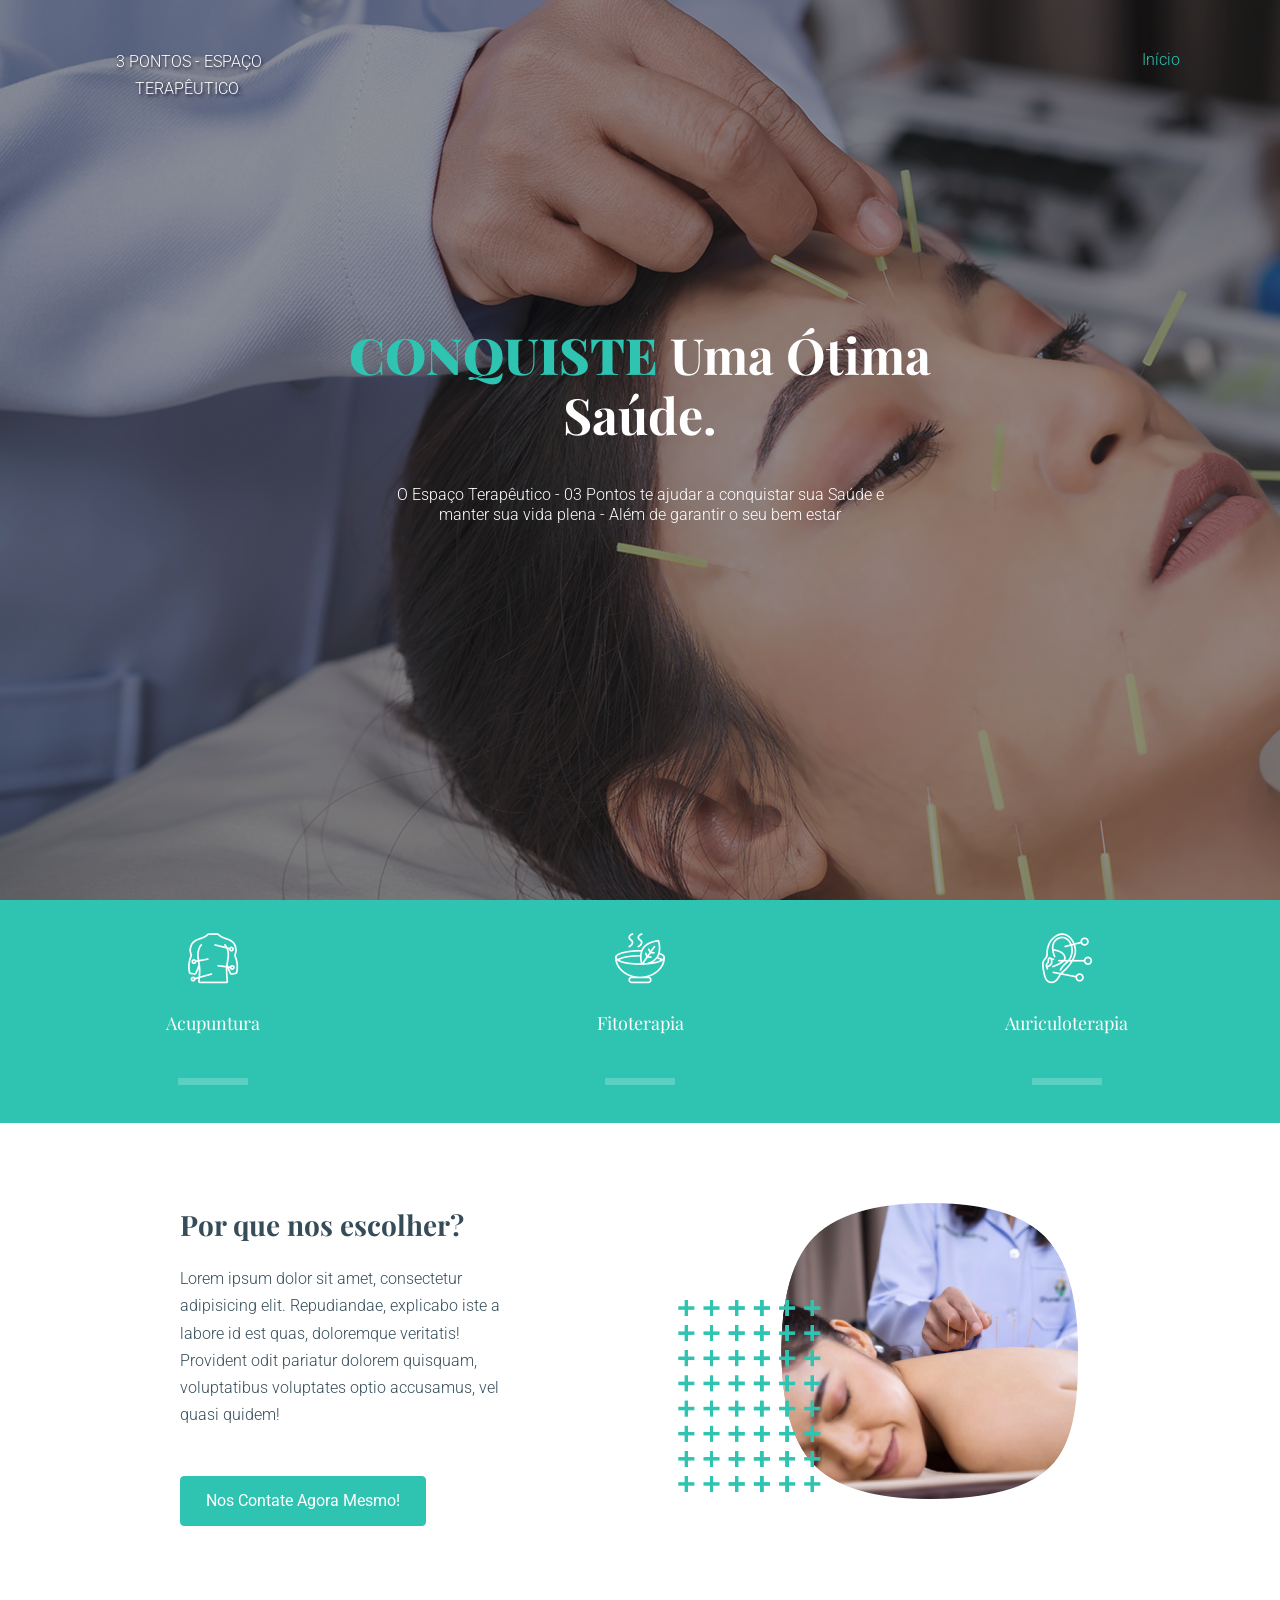
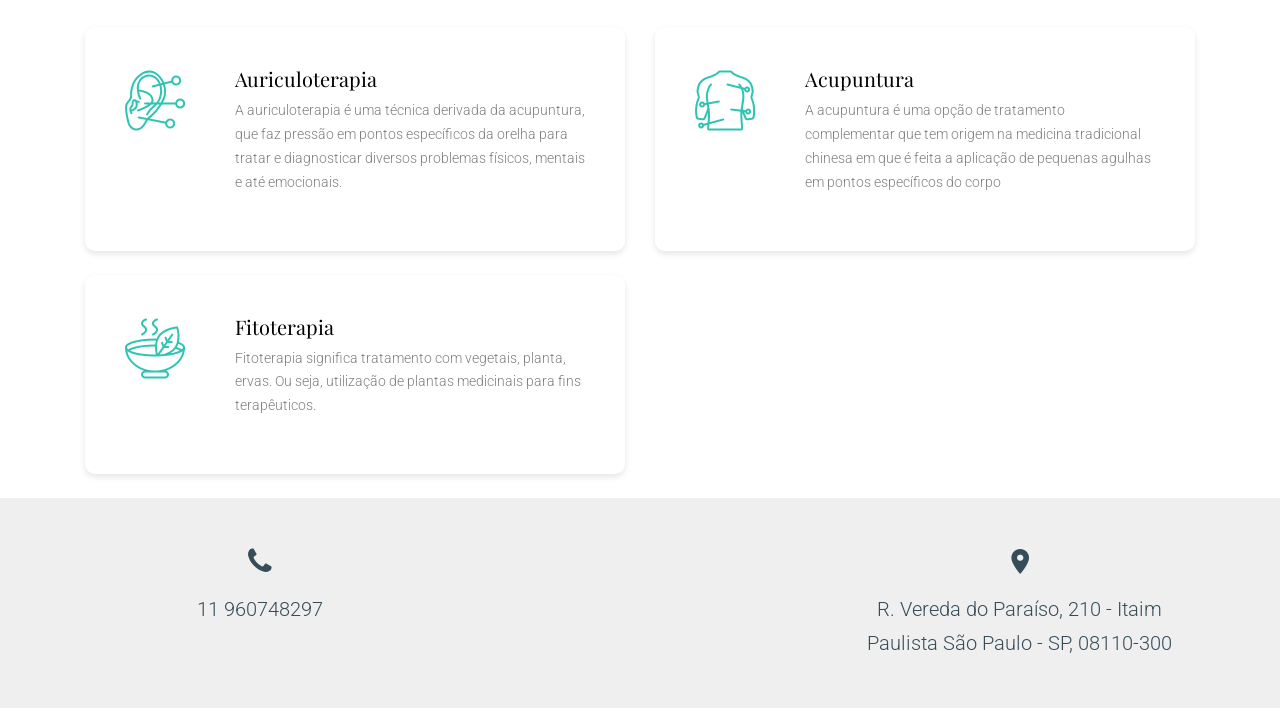
<file: index.html>
<!doctype html>
<html lang="pt-BR">

  <head>
    <title>3 Pontos &mdash; Espaço Terapêutico</title>
    <meta charset="utf-8">
    <meta name="viewport" content="width=device-width, initial-scale=1, shrink-to-fit=no">

    <link href="https://fonts.googleapis.com/css2?family=Playfair+Display:wght@400;700&family=Roboto:wght@400;700&display=swap" rel="stylesheet">

    <link rel="stylesheet" href="fonts/icomoon/style.css">

    <link rel="stylesheet" href="css/bootstrap.min.css">
    <link rel="stylesheet" href="css/bootstrap-datepicker.css">
    <link rel="stylesheet" href="css/jquery.fancybox.min.css">
    <link rel="stylesheet" href="css/owl.carousel.min.css">
    <link rel="stylesheet" href="css/owl.theme.default.min.css">
    <link rel="stylesheet" href="fonts/flaticon/font/flaticon.css">
    <link rel="stylesheet" href="css/aos.css">

    <!-- MAIN CSS -->
    <link rel="stylesheet" href="css/style.css">

  </head>

  <body>

    
    <div class="site-wrap" id="home-section">

      <div class="site-mobile-menu site-navbar-target">
        <div class="site-mobile-menu-header">
          <div class="site-mobile-menu-close mt-3">
            <span class="icon-close2 js-menu-toggle"></span>
          </div>
        </div>
        <div class="site-mobile-menu-body"></div>
      </div>



      <header class="site-navbar site-navbar-target" role="banner">

        <div class="container">
          <div class="row align-items-center position-relative">

            <div class="col-3">
              <div class="site-logo">
                <a href="index.html">3 PONTOS - ESPAÇO TERAPÊUTICO<span class="text-primary">.</span> </a>
              </div>
            </div>

            <div class="col-9 text-right">
              
              <span class="d-inline-block d-lg-none"><a href="#" class=" site-menu-toggle js-menu-toggle py-5 "><span class="icon-menu h3 text-white"></span></a></span>

              <nav class="site-navigation text-right ml-auto d-none d-lg-block" role="navigation">
                <ul class="site-menu main-menu js-clone-nav ml-auto ">
                  <li class="active"><a href="index.html" class="nav-link">Início</a></li>
          
                </ul>
              </nav>
            </div>

            
          </div>
        </div>

      </header>

      
      <div class="hero" style="background-image: url('images/acupuntura.png');  ">
        
        <div class="container">
          <div class="row align-items-center justify-content-center">
            <div class="col-lg-8 intro text-center">
              <h1 class="text-white"><strong class="text-primary">CONQUISTE</strong> Uma Ótima Saúde.</h1>
                  <div class="desc">O Espaço Terapêutico - 03 Pontos te ajudar a conquistar sua Saúde e manter sua vida plena - Além de garantir o seu bem estar</div>


            </div>
          </div>
        </div>
      </div>

      <div class="services">
        <div class="container-fluid px-0">
          <div class="row no-gutters align-items-stretch">
            <div class="col-6 col-sm-6 col-md col-lg h-100">
              <a href="#" class="service">
                <div class="icon-wrap">
                  <span class="flaticon-acupuncture-2"></span>
                </div>
                <h3>Acupuntura</h3>
              </a>
            </div>
      
            <div class="col-6 col-sm-6 col-md col-lg h-100">
              <a href="#" class="service">
                <div class="icon-wrap">
                  <span class="flaticon-herbal"></span>
                </div>
                <h3>Fitoterapia</h3>
              </a>
            </div>
            <div class="col-6 col-sm-6 col-md col-lg h-100">
              <a href="#" class="service">
                <div class="icon-wrap">
                  <span class="flaticon-acupuncture"></span>
                </div>
                <h3>Auriculoterapia</h3>
              </a>
            </div>
          </div>
        </div>
      </div> 
      
      
      
      <div class="site-section">
        <div class="container">
          <div class="row align-items-center">
            <div class="col-lg-7 text-center order-lg-2">
              <div class="img-wrap-1 mb-5">
                <img src="images/accupuncture_1.png" alt="Image" class="img-fluid">
              </div>
            </div>
            <div class="col-lg-4 ml-auto order-lg-1">
              <h3 class="mb-4 section-heading"><strong>Por que nos escolher?</strong></h3>
              <p class="mb-5">Lorem ipsum dolor sit amet, consectetur adipisicing elit. Repudiandae, explicabo iste a labore id est quas, doloremque veritatis! Provident odit pariatur dolorem quisquam, voluptatibus voluptates optio accusamus, vel quasi quidem!</p>
              
              <p><a href="https://api.whatsapp.com/send/?phone=5511960748297" class="btn btn-primary">Nos Contate Agora Mesmo!</a></p>
            </div>
          </div>
        </div>
      </div>

      <div class="ite-section">
        <div class="container">
          <div class="row">
            <div class="col-lg-6 mb-4">
              <a href="#" class="d-flex service-2">
                <div class="icon-wrap">
                  <span class="flaticon-acupuncture"></span>
                </div>
                <div class="contents">
                  <h3>Auriculoterapia</h3>
                  <p>A auriculoterapia é uma técnica derivada da acupuntura, que faz pressão em pontos específicos da orelha para tratar e diagnosticar diversos problemas físicos, mentais e até emocionais.</p>
                </div>
              </a>
            </div>
  
            <div class="col-lg-6 mb-4">
              <a href="#" class="d-flex service-2">
                <div class="icon-wrap">
                  <span class="flaticon-acupuncture-2"></span>
                </div>
                <div class="contents">
                  <h3>Acupuntura</h3>
                  <p>A acupuntura é uma opção de tratamento complementar que tem origem na medicina tradicional chinesa em que é feita a aplicação de pequenas agulhas em pontos específicos do corpo</p>
                </div>
              </a>
            </div>
            <div class="col-lg-6 mb-4">
              <a href="#" class="d-flex service-2">
                <div class="icon-wrap">
                  <span class="flaticon-herbal"></span>
                </div>
                <div class="contents">
                  <h3>Fitoterapia</h3>
                  <p>Fitoterapia significa tratamento com vegetais, planta, ervas. Ou seja, utilização de plantas medicinais para fins terapêuticos.

                  </p>
                </div>
              </a>
            </div>
          </div>
        </div>
      </div>
    
      <footer class="site-footer py-5">
        <div class="container">

          <div class="row">
            <div class="col-lg-4">

              <div class="text-center quick-contact-info">
                <div class="mb-3 icon-wrap">
                  <span class="icon-phone"></span>
                </div>
                 <a href="https://api.whatsapp.com/send/?phone=5511960748297" style="color: #364d59; font: weight 300px; font-size: 20px;"> 11 960748297 </a> </span>
              </div>

            </div>
            <div class="col-lg-4">

           
            </div>
            <div class="col-lg-4">

              <div class="text-center quick-contact-info">
                <div class="mb-3 icon-wrap">
                  <span class="icon-room"></span>
                </div>
                <span class="caption">R. Vereda do Paraíso, 210 - Itaim Paulista São Paulo - SP, 08110-300</span>
              </div>

            </div>
          </div>
          
          
    
      </footer>

    </div>

    <script src="js/jquery-3.3.1.min.js"></script>
    <script src="js/popper.min.js"></script>
    <script src="js/bootstrap.min.js"></script>
    <script src="js/owl.carousel.min.js"></script>
    <script src="js/jquery.sticky.js"></script>
    <script src="js/jquery.waypoints.min.js"></script>
    <script src="js/jquery.animateNumber.min.js"></script>
    <script src="js/jquery.fancybox.min.js"></script>
    <script src="js/jquery.easing.1.3.js"></script>
    <script src="js/bootstrap-datepicker.min.js"></script>
    <script src="js/aos.js"></script>

    <script src="js/main.js"></script>

  </body>

</html>
</file>
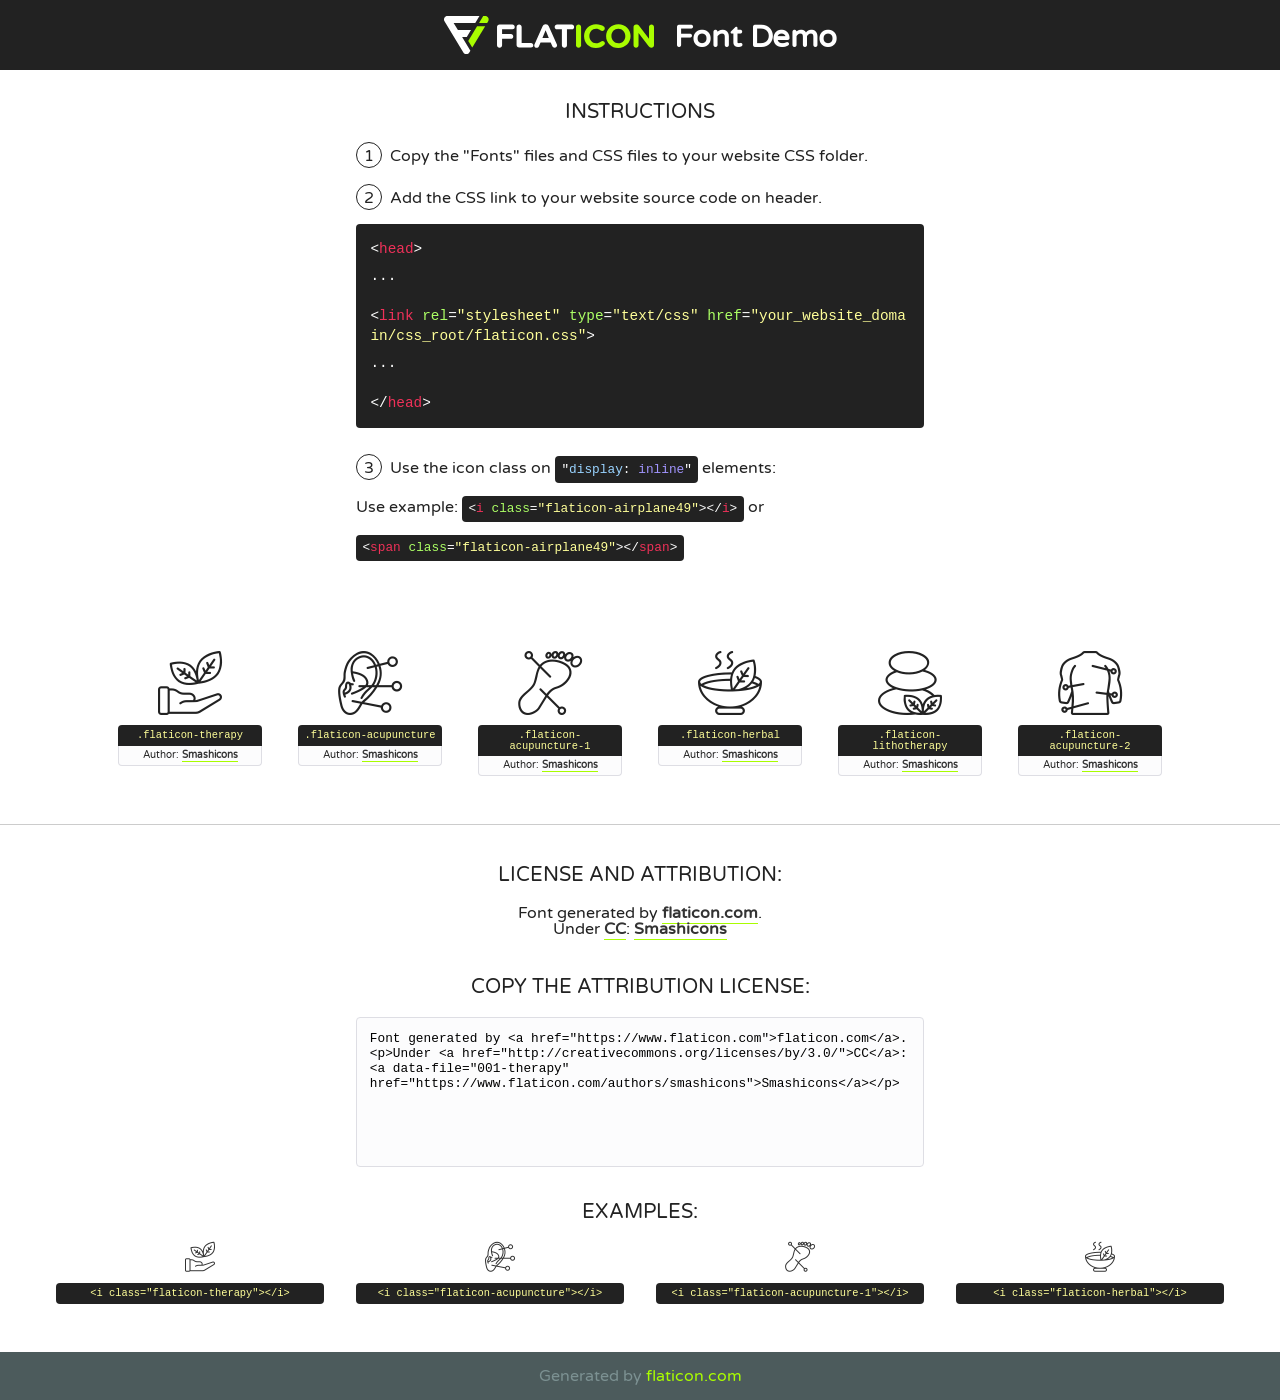
<file: fonts/flaticon/font/flaticon.html>
<!DOCTYPE html>
<!--
  Flaticon icon font: Flaticon
  Creation date: 27/05/2020 09:08
-->
<html>
<!DOCTYPE html>
<html>

<head>
    <title>Flaticon WebFont</title>
    <link href="http://fonts.googleapis.com/css?family=Varela+Round" rel="stylesheet" type="text/css" />
    <link rel="stylesheet" type="text/css" href="flaticon.css">
    <meta charset="UTF-8">
    <style>
    html, body, div, span, applet, object, iframe,
    h1, h2, h3, h4, h5, h6, p, blockquote, pre,
    a, abbr, acronym, address, big, cite, code,
    del, dfn, em, img, ins, kbd, q, s, samp,
    small, strike, strong, sub, sup, tt, var,
    b, u, i, center,
    dl, dt, dd, ol, ul, li,
    fieldset, form, label, legend,
    table, caption, tbody, tfoot, thead, tr, th, td,
    article, aside, canvas, details, embed, 
    figure, figcaption, footer, header, hgroup, 
    menu, nav, output, ruby, section, summary,
    time, mark, audio, video {
        margin: 0;
        padding: 0;
        border: 0;
        font-size: 100%;
        font: inherit;
        vertical-align: baseline;
    }
    /* HTML5 display-role reset for older browsers */
    article, aside, details, figcaption, figure, 
    footer, header, hgroup, menu, nav, section {
        display: block;
    }
    body {
        line-height: 1;
    }
    ol, ul {
        list-style: none;
    }
    blockquote, q {
        quotes: none;
    }
    blockquote:before, blockquote:after,
    q:before, q:after {
        content: '';
        content: none;
    }
    table {
        border-collapse: collapse;
        border-spacing: 0;
    }
    body {
        font-family: 'Varela Round', Helvetica, Arial, sans-serif;
        font-size: 16px;
        color: #222;
    }
    a {
        color: #333;
        border-bottom: 1px solid #a9fd00;
        font-weight: bold;
        text-decoration: none;
    }
    * {
        -moz-box-sizing: border-box;
        -webkit-box-sizing: border-box;
        box-sizing: border-box;
        margin: 0;
        padding: 0;
    }
    [class^="flaticon-"]:before, [class*=" flaticon-"]:before, [class^="flaticon-"]:after, [class*=" flaticon-"]:after {
        font-family: Flaticon;
        font-size: 30px;
        font-style: normal;
        margin-left: 20px;
        color: #333;
    }
    .wrapper {
        max-width: 600px;
        margin: auto;
        padding: 0 1em;
    }
    .title {
        font-size: 1.25em;
        text-align: center;
        margin-bottom: 1em;
        text-transform: uppercase;
    }
    header {
        text-align: center;
        background-color: #222;
        color: #fff;
        padding: 1em;
    }
    header .logo {
        width: 210px;
        height: 38px;
        display: inline-block;
        vertical-align: middle;
        margin-right: 1em;
        border: none;
    }
    header strong {
        font-size: 1.95em;
        font-weight: bold;
        vertical-align: middle;
        margin-top: 5px;
        display: inline-block;
    }
    .demo {
        margin: 2em auto;
        line-height: 1.25em;
    }
    .demo ul li {
        margin-bottom: 1em;
    }
    .demo ul li .num {
        color: #222;
        border-radius: 20px;
        display: inline-block;
        width: 26px;
        padding: 3px;
        height: 26px;
        text-align: center;
        margin-right: 0.5em;
        border: 1px solid #222;
    }
    .demo ul li code {
        background-color: #222;
        border-radius: 4px;
        padding: 0.25em 0.5em;
        display: inline-block;
        color: #fff;
        font-family: Consolas,Monaco,Lucida Console,Liberation Mono,DejaVu Sans Mono,Bitstream Vera Sans Mono,Courier New, monospace;
        font-weight: lighter;
        margin-top: 1em;
        font-size: 0.8em;
        word-break: break-all;
    }
    .demo ul li code.big {
        padding: 1em;
        font-size: 0.9em;
    }
    .demo ul li code .red {
        color: #EF3159;
    }
    .demo ul li code .green {
        color: #ACFF65;
    }
    .demo ul li code .yellow {
        color: #FFFF99;
    }
    .demo ul li code .blue {
        color: #99D3FF;
    }
    .demo ul li code .purple {
        color: #A295FF;
    }
    .demo ul li code .dots {
        margin-top: 0.5em;
        display: block;
    }
    #glyphs {
        border-bottom: 1px solid #ccc;
        padding: 2em 0;
        text-align: center;
    }
    .glyph {
        display: inline-block;
        width: 9em;
        margin: 1em;
        text-align: center;
        vertical-align: top;
        background: #FFF;
    }
    .glyph .glyph-icon {
        padding: 10px;
        display: block;
        font-family:"Flaticon";
        font-size: 64px;
        line-height: 1;
    }
    .glyph .glyph-icon:before {
        font-size: 64px;
        color: #222;
        margin-left: 0;
    }
    .class-name {
        font-size: 0.65em;
        background-color: #222;
        color: #fff;
        border-radius: 4px 4px 0 0;
        padding: 0.5em;
        color: #FFFF99;
        font-family: Consolas,Monaco,Lucida Console,Liberation Mono,DejaVu Sans Mono,Bitstream Vera Sans Mono,Courier New, monospace;
    }
    .author-name {
        font-size: 0.6em;
        background-color: #fcfcfd;
        border: 1px solid #DEDEE4;
        border-top: 0;
        border-radius: 0 0 4px 4px;
        padding: 0.5em;
    }
    .class-name:last-child {
        font-size: 10px;
        color:#888;
    }
    .class-name:last-child a {
        font-size: 10px;
        color:#555;
    }
    .class-name:last-child a:hover {
        color:#a9fd00;
    }
    .glyph > input {
        display: block;
        width: 100px;
        margin: 5px auto;
        text-align: center;
        font-size: 12px;
        cursor: text;
    }
    .glyph > input.icon-input {
        font-family:"Flaticon";
        font-size: 16px;
        margin-bottom: 10px;
    }
    .attribution .title {
        margin-top: 2em;
    }
    .attribution textarea {
        background-color: #fcfcfd;
        padding: 1em;
        border: none;
        box-shadow: none;
        border: 1px solid #DEDEE4;
        border-radius: 4px;
        resize: none;
        width: 100%;
        height: 150px;
        font-size: 0.8em;
        font-family: Consolas,Monaco,Lucida Console,Liberation Mono,DejaVu Sans Mono,Bitstream Vera Sans Mono,Courier New, monospace;
        -webkit-appearance: none;
    }
    .iconsuse {
        margin: 2em auto;
        text-align: center;
        max-width: 1200px;
    }
    .iconsuse:after {
        content: '';
        display: table;
        clear: both;
    }
    .iconsuse .image {
        float: left;
        width: 25%;
        padding: 0 1em;
    }
    .iconsuse .image p {
        margin-bottom: 1em;
    }
    .iconsuse .image span {
        display: block;
        font-size: 0.65em;
        background-color: #222;
        color: #fff;
        border-radius: 4px;
        padding: 0.5em;
        color: #FFFF99;
        margin-top: 1em;
        font-family: Consolas,Monaco,Lucida Console,Liberation Mono,DejaVu Sans Mono,Bitstream Vera Sans Mono,Courier New, monospace;
    }
    #footer {
        text-align: center;
        background-color: #4C5B5C;
        color: #7c9192;
        padding: 1em;
    }
    #footer a {
        border: none;
        color: #a9fd00;
        font-weight: normal;
    }
    @media (max-width: 960px) {
        .iconsuse .image {
            width: 50%;
        }
    }
    @media (max-width: 560px) {
        .iconsuse .image {
            width: 100%;
        }
    }
    </style>
</head>

<body class="characters-off">

    <header>
        <a href="https://www.flaticon.com" target="_blank" class="logo">
            <svg version="1.1" xmlns="http://www.w3.org/2000/svg" xmlns:xlink="http://www.w3.org/1999/xlink" xmlns:a="http://ns.adobe.com/AdobeSVGViewerExtensions/3.0/" viewBox="0 0 560.875 102.036" enable-background="new 0 0 560.875 102.036" xml:space="preserve">
                <defs>
                </defs>
                <g>
                    <g class="letters">
                        <path fill="#ffffff" d="M141.596,29.675c0-3.777,2.985-6.767,6.764-6.767h34.438c3.426,0,6.15,2.728,6.15,6.15
                        c0,3.43-2.724,6.149-6.15,6.149h-27.674v13.091h23.719c3.429,0,6.151,2.724,6.151,6.15c0,3.43-2.723,6.149-6.151,6.149h-23.719
                        v17.574c0,3.773-2.986,6.761-6.764,6.761c-3.779,0-6.764-2.989-6.764-6.761V29.675z"></path>
                        <path fill="#ffffff" d="M193.844,29.149c0-3.781,2.985-6.767,6.764-6.767c3.776,0,6.763,2.985,6.763,6.767v42.957h25.039
                        c3.426,0,6.149,2.726,6.149,6.153c0,3.425-2.723,6.15-6.149,6.15h-31.802c-3.779,0-6.764-2.986-6.764-6.768V29.149z"></path>
                        <path fill="#ffffff" d="M241.891,75.71l21.438-48.407c1.492-3.341,4.215-5.357,7.906-5.357h0.792
                        c3.686,0,6.323,2.017,7.815,5.357l21.439,48.407c0.436,0.967,0.701,1.845,0.701,2.723c0,3.602-2.809,6.501-6.414,6.501
                        c-3.161,0-5.269-1.845-6.499-4.655l-4.132-9.661h-27.059l-4.301,10.102c-1.144,2.631-3.426,4.214-6.237,4.214
                        c-3.517,0-6.24-2.81-6.24-6.325C241.1,77.64,241.451,76.677,241.891,75.71z M279.932,58.666l-8.521-20.297l-8.526,20.297H279.932
                        z"></path>
                        <path fill="#ffffff" d="M314.864,35.387H301.86c-3.429,0-6.239-2.813-6.239-6.238c0-3.429,2.811-6.24,6.239-6.24h39.533
                        c3.426,0,6.237,2.811,6.237,6.24c0,3.425-2.811,6.238-6.237,6.238h-13.001v42.785c0,3.773-2.99,6.761-6.764,6.761
                        c-3.779,0-6.764-2.989-6.764-6.761V35.387z"></path>
                        <path fill="#A9FD00" d="M352.615,29.149c0-3.781,2.985-6.767,6.767-6.767c3.774,0,6.761,2.985,6.761,6.767v49.024
                        c0,3.773-2.987,6.761-6.761,6.761c-3.781,0-6.767-2.989-6.767-6.761V29.149z"></path>
                        <path fill="#A9FD00" d="M374.132,53.836v-0.179c0-17.481,13.178-31.801,32.065-31.801c9.22,0,15.459,2.458,20.557,6.238
                        c1.402,1.054,2.637,2.985,2.637,5.357c0,3.692-2.985,6.59-6.681,6.59c-1.845,0-3.071-0.702-4.044-1.319
                        c-3.776-2.813-7.729-4.393-12.562-4.393c-10.364,0-17.831,8.611-17.831,19.154v0.173c0,10.542,7.291,19.329,17.831,19.329
                        c5.715,0,9.492-1.756,13.359-4.834c1.049-0.874,2.458-1.491,4.039-1.491c3.429,0,6.325,2.813,6.325,6.236
                        c0,2.106-1.056,3.78-2.282,4.834c-5.539,4.834-12.036,7.733-21.878,7.733C387.572,85.464,374.132,71.493,374.132,53.836z"></path>
                        <path fill="#A9FD00" d="M433.009,53.836v-0.179c0-17.481,13.79-31.801,32.766-31.801c18.981,0,32.592,14.143,32.592,31.628v0.173
                        c0,17.483-13.785,31.807-32.769,31.807C446.625,85.464,433.009,71.32,433.009,53.836z M484.224,53.836v-0.179
                        c0-10.539-7.725-19.326-18.626-19.326c-10.893,0-18.449,8.611-18.449,19.154v0.173c0,10.542,7.73,19.329,18.626,19.329
                        C476.676,72.986,484.224,64.378,484.224,53.836z"></path>
                        <path fill="#A9FD00" d="M506.233,29.321c0-3.774,2.99-6.763,6.767-6.763h1.401c3.252,0,5.183,1.583,7.029,3.953l26.093,34.265
                        V29.059c0-3.692,2.99-6.677,6.681-6.677c3.683,0,6.671,2.985,6.671,6.677v48.934c0,3.78-2.987,6.765-6.764,6.765h-0.436
                        c-3.257,0-5.188-1.581-7.034-3.953l-27.056-35.492v32.944c0,3.687-2.985,6.676-6.678,6.676c-3.683,0-6.673-2.989-6.673-6.676
                        V29.321z"></path>
                    </g>
                    <g class="insignia">
                        <path fill="#ffffff" d="M48.372,56.137h12.517l11.156-18.537H37.186L25.688,18.539h57.825L94.668,0H9.271
                        C5.925,0,2.842,1.801,1.198,4.716c-1.644,2.907-1.593,6.482,0.134,9.343l50.38,83.501c1.678,2.781,4.689,4.476,7.938,4.476
                        c3.246,0,6.257-1.695,7.935-4.476l2.898-4.804L48.372,56.137z"></path>
                        <g class="i">
                            <path fill="#A9FD00" d="M93.575,18.539h0.031v0.004l21.652,0.004l2.705-4.488c1.727-2.861,1.778-6.436,0.133-9.343
                            C116.454,1.801,113.371,0,110.026,0h-5.294L93.575,18.539z"></path>
                            <polygon fill="#A9FD00" points="88.291,27.356 64.725,66.486 75.519,84.404 109.942,27.356"></polygon>
                        </g>
                    </g>
                </g>
            </svg>
        </a>
        <strong>Font Demo</strong>
    </header>


    <section class="demo wrapper">

        <p class="title">Instructions</p>

        <ul>
            <li>
                <span class="num">1</span>Copy the "Fonts" files and CSS files to your website CSS folder.
            </li>
            <li>
                <span class="num">2</span>Add the CSS link to your website source code on header.
                <code class="big">
                    &lt;<span class="red">head</span>&gt;
                    <br/><span class="dots">...</span>
                    <br/>&lt;<span class="red">link</span> <span class="green">rel</span>=<span class="yellow">"stylesheet"</span> <span class="green">type</span>=<span class="yellow">"text/css"</span> <span class="green">href</span>=<span class="yellow">"your_website_domain/css_root/flaticon.css"</span>&gt;
                    <br/><span class="dots">...</span>
                    <br/>&lt;/<span class="red">head</span>&gt;
                </code>
            </li>

            <li>
                <p>
                    <span class="num">3</span>Use the icon class on <code>"<span class="blue">display</span>:<span class="purple"> inline</span>"</code> elements:
                    <br />
                    Use example: <code>&lt;<span class="red">i</span> <span class="green">class</span>=<span class="yellow">&quot;flaticon-airplane49&quot;</span>&gt;&lt;/<span class="red">i</span>&gt;</code> or <code>&lt;<span class="red">span</span> <span class="green">class</span>=<span class="yellow">&quot;flaticon-airplane49&quot;</span>&gt;&lt;/<span class="red">span</span>&gt;</code>
            </li>
        </ul>

    </section>




   <section id="glyphs">          
    
      
        <div class="glyph"><div class="glyph-icon flaticon-therapy"></div>
            <div class="class-name">.flaticon-therapy</div>
            <div class="author-name">Author: <a data-file="001-therapy" href="https://www.flaticon.com/authors/smashicons">Smashicons</a> </div> 
        </div>        
        
        <div class="glyph"><div class="glyph-icon flaticon-acupuncture"></div>
            <div class="class-name">.flaticon-acupuncture</div>
            <div class="author-name">Author: <a data-file="002-acupuncture" href="https://www.flaticon.com/authors/smashicons">Smashicons</a> </div> 
        </div>        
        
        <div class="glyph"><div class="glyph-icon flaticon-acupuncture-1"></div>
            <div class="class-name">.flaticon-acupuncture-1</div>
            <div class="author-name">Author: <a data-file="003-acupuncture-1" href="https://www.flaticon.com/authors/smashicons">Smashicons</a> </div> 
        </div>        
        
        <div class="glyph"><div class="glyph-icon flaticon-herbal"></div>
            <div class="class-name">.flaticon-herbal</div>
            <div class="author-name">Author: <a data-file="004-herbal" href="https://www.flaticon.com/authors/smashicons">Smashicons</a> </div> 
        </div>        
        
        <div class="glyph"><div class="glyph-icon flaticon-lithotherapy"></div>
            <div class="class-name">.flaticon-lithotherapy</div>
            <div class="author-name">Author: <a data-file="005-lithotherapy" href="https://www.flaticon.com/authors/smashicons">Smashicons</a> </div> 
        </div>        
        
        <div class="glyph"><div class="glyph-icon flaticon-acupuncture-2"></div>
            <div class="class-name">.flaticon-acupuncture-2</div>
            <div class="author-name">Author: <a data-file="006-acupuncture-2" href="https://www.flaticon.com/authors/smashicons">Smashicons</a> </div> 
        </div>        
        

    </section>



    <section class="attribution wrapper"   style="text-align:center;">

      <div class="title">License and attribution:</div><div class="attrDiv">Font generated by <a href="https://www.flaticon.com">flaticon.com</a>. <div><p>Under <a href="http://creativecommons.org/licenses/by/3.0/">CC</a>: <a data-file="001-therapy" href="https://www.flaticon.com/authors/smashicons">Smashicons</a></p>  </div>
      </div>
      <div class="title">Copy the Attribution License:</div>

    <textarea onclick="this.focus();this.select();">Font generated by &lt;a href=&quot;https://www.flaticon.com&quot;&gt;flaticon.com&lt;/a&gt;. <p>Under <a href="http://creativecommons.org/licenses/by/3.0/">CC</a>: <a data-file="001-therapy" href="https://www.flaticon.com/authors/smashicons">Smashicons</a></p>  
     </textarea>

    </section>

    <section class="iconsuse">

          <div class="title">Examples:</div>            
             
            <div class="image">
                <p>
                    <i class="glyph-icon flaticon-therapy"></i> 
                    <span>&lt;i class=&quot;flaticon-therapy&quot;&gt;&lt;/i&gt;</span>
                </p>
            </div>
            
            <div class="image">
                <p>
                    <i class="glyph-icon flaticon-acupuncture"></i> 
                    <span>&lt;i class=&quot;flaticon-acupuncture&quot;&gt;&lt;/i&gt;</span>
                </p>
            </div>
            
            <div class="image">
                <p>
                    <i class="glyph-icon flaticon-acupuncture-1"></i> 
                    <span>&lt;i class=&quot;flaticon-acupuncture-1&quot;&gt;&lt;/i&gt;</span>
                </p>
            </div>
            
            <div class="image">
                <p>
                    <i class="glyph-icon flaticon-herbal"></i> 
                    <span>&lt;i class=&quot;flaticon-herbal&quot;&gt;&lt;/i&gt;</span>
                </p>
            </div>
                       
        </div>
                            
    </section>

<div id="footer">
    <div>Generated by <a href="https://www.flaticon.com">flaticon.com</a>
    </div>
</div>



</body>
</html>
</file>
<file: fonts/icomoon/style.css>
@font-face {
  font-family: 'icomoon';
  src:  url('fonts/icomoon.eot?10si43');
  src:  url('fonts/icomoon.eot?10si43#iefix') format('embedded-opentype'),
    url('fonts/icomoon.ttf?10si43') format('truetype'),
    url('fonts/icomoon.woff?10si43') format('woff'),
    url('fonts/icomoon.svg?10si43#icomoon') format('svg');
  font-weight: normal;
  font-style: normal;
}

[class^="icon-"], [class*=" icon-"] {
  /* use !important to prevent issues with browser extensions that change fonts */
  font-family: 'icomoon' !important;
  speak: none;
  font-style: normal;
  font-weight: normal;
  font-variant: normal;
  text-transform: none;
  line-height: 1;

  /* Better Font Rendering =========== */
  -webkit-font-smoothing: antialiased;
  -moz-osx-font-smoothing: grayscale;
}

.icon-asterisk:before {
  content: "\f069";
}
.icon-plus:before {
  content: "\f067";
}
.icon-question:before {
  content: "\f128";
}
.icon-minus:before {
  content: "\f068";
}
.icon-glass:before {
  content: "\f000";
}
.icon-music:before {
  content: "\f001";
}
.icon-search:before {
  content: "\f002";
}
.icon-envelope-o:before {
  content: "\f003";
}
.icon-heart:before {
  content: "\f004";
}
.icon-star:before {
  content: "\f005";
}
.icon-star-o:before {
  content: "\f006";
}
.icon-user:before {
  content: "\f007";
}
.icon-film:before {
  content: "\f008";
}
.icon-th-large:before {
  content: "\f009";
}
.icon-th:before {
  content: "\f00a";
}
.icon-th-list:before {
  content: "\f00b";
}
.icon-check:before {
  content: "\f00c";
}
.icon-close:before {
  content: "\f00d";
}
.icon-remove:before {
  content: "\f00d";
}
.icon-times:before {
  content: "\f00d";
}
.icon-search-plus:before {
  content: "\f00e";
}
.icon-search-minus:before {
  content: "\f010";
}
.icon-power-off:before {
  content: "\f011";
}
.icon-signal:before {
  content: "\f012";
}
.icon-cog:before {
  content: "\f013";
}
.icon-gear:before {
  content: "\f013";
}
.icon-trash-o:before {
  content: "\f014";
}
.icon-home:before {
  content: "\f015";
}
.icon-file-o:before {
  content: "\f016";
}
.icon-clock-o:before {
  content: "\f017";
}
.icon-road:before {
  content: "\f018";
}
.icon-download:before {
  content: "\f019";
}
.icon-arrow-circle-o-down:before {
  content: "\f01a";
}
.icon-arrow-circle-o-up:before {
  content: "\f01b";
}
.icon-inbox:before {
  content: "\f01c";
}
.icon-play-circle-o:before {
  content: "\f01d";
}
.icon-repeat:before {
  content: "\f01e";
}
.icon-rotate-right:before {
  content: "\f01e";
}
.icon-refresh:before {
  content: "\f021";
}
.icon-list-alt:before {
  content: "\f022";
}
.icon-lock:before {
  content: "\f023";
}
.icon-flag:before {
  content: "\f024";
}
.icon-headphones:before {
  content: "\f025";
}
.icon-volume-off:before {
  content: "\f026";
}
.icon-volume-down:before {
  content: "\f027";
}
.icon-volume-up:before {
  content: "\f028";
}
.icon-qrcode:before {
  content: "\f029";
}
.icon-barcode:before {
  content: "\f02a";
}
.icon-tag:before {
  content: "\f02b";
}
.icon-tags:before {
  content: "\f02c";
}
.icon-book:before {
  content: "\f02d";
}
.icon-bookmark:before {
  content: "\f02e";
}
.icon-print:before {
  content: "\f02f";
}
.icon-camera:before {
  content: "\f030";
}
.icon-font:before {
  content: "\f031";
}
.icon-bold:before {
  content: "\f032";
}
.icon-italic:before {
  content: "\f033";
}
.icon-text-height:before {
  content: "\f034";
}
.icon-text-width:before {
  content: "\f035";
}
.icon-align-left:before {
  content: "\f036";
}
.icon-align-center:before {
  content: "\f037";
}
.icon-align-right:before {
  content: "\f038";
}
.icon-align-justify:before {
  content: "\f039";
}
.icon-list:before {
  content: "\f03a";
}
.icon-dedent:before {
  content: "\f03b";
}
.icon-outdent:before {
  content: "\f03b";
}
.icon-indent:before {
  content: "\f03c";
}
.icon-video-camera:before {
  content: "\f03d";
}
.icon-image:before {
  content: "\f03e";
}
.icon-photo:before {
  content: "\f03e";
}
.icon-picture-o:before {
  content: "\f03e";
}
.icon-pencil:before {
  content: "\f040";
}
.icon-map-marker:before {
  content: "\f041";
}
.icon-adjust:before {
  content: "\f042";
}
.icon-tint:before {
  content: "\f043";
}
.icon-edit:before {
  content: "\f044";
}
.icon-pencil-square-o:before {
  content: "\f044";
}
.icon-share-square-o:before {
  content: "\f045";
}
.icon-check-square-o:before {
  content: "\f046";
}
.icon-arrows:before {
  content: "\f047";
}
.icon-step-backward:before {
  content: "\f048";
}
.icon-fast-backward:before {
  content: "\f049";
}
.icon-backward:before {
  content: "\f04a";
}
.icon-play:before {
  content: "\f04b";
}
.icon-pause:before {
  content: "\f04c";
}
.icon-stop:before {
  content: "\f04d";
}
.icon-forward:before {
  content: "\f04e";
}
.icon-fast-forward:before {
  content: "\f050";
}
.icon-step-forward:before {
  content: "\f051";
}
.icon-eject:before {
  content: "\f052";
}
.icon-chevron-left:before {
  content: "\f053";
}
.icon-chevron-right:before {
  content: "\f054";
}
.icon-plus-circle:before {
  content: "\f055";
}
.icon-minus-circle:before {
  content: "\f056";
}
.icon-times-circle:before {
  content: "\f057";
}
.icon-check-circle:before {
  content: "\f058";
}
.icon-question-circle:before {
  content: "\f059";
}
.icon-info-circle:before {
  content: "\f05a";
}
.icon-crosshairs:before {
  content: "\f05b";
}
.icon-times-circle-o:before {
  content: "\f05c";
}
.icon-check-circle-o:before {
  content: "\f05d";
}
.icon-ban:before {
  content: "\f05e";
}
.icon-arrow-left:before {
  content: "\f060";
}
.icon-arrow-right:before {
  content: "\f061";
}
.icon-arrow-up:before {
  content: "\f062";
}
.icon-arrow-down:before {
  content: "\f063";
}
.icon-mail-forward:before {
  content: "\f064";
}
.icon-share:before {
  content: "\f064";
}
.icon-expand:before {
  content: "\f065";
}
.icon-compress:before {
  content: "\f066";
}
.icon-exclamation-circle:before {
  content: "\f06a";
}
.icon-gift:before {
  content: "\f06b";
}
.icon-leaf:before {
  content: "\f06c";
}
.icon-fire:before {
  content: "\f06d";
}
.icon-eye:before {
  content: "\f06e";
}
.icon-eye-slash:before {
  content: "\f070";
}
.icon-exclamation-triangle:before {
  content: "\f071";
}
.icon-warning:before {
  content: "\f071";
}
.icon-plane:before {
  content: "\f072";
}
.icon-calendar:before {
  content: "\f073";
}
.icon-random:before {
  content: "\f074";
}
.icon-comment:before {
  content: "\f075";
}
.icon-magnet:before {
  content: "\f076";
}
.icon-chevron-up:before {
  content: "\f077";
}
.icon-chevron-down:before {
  content: "\f078";
}
.icon-retweet:before {
  content: "\f079";
}
.icon-shopping-cart:before {
  content: "\f07a";
}
.icon-folder:before {
  content: "\f07b";
}
.icon-folder-open:before {
  content: "\f07c";
}
.icon-arrows-v:before {
  content: "\f07d";
}
.icon-arrows-h:before {
  content: "\f07e";
}
.icon-bar-chart:before {
  content: "\f080";
}
.icon-bar-chart-o:before {
  content: "\f080";
}
.icon-twitter-square:before {
  content: "\f081";
}
.icon-facebook-square:before {
  content: "\f082";
}
.icon-camera-retro:before {
  content: "\f083";
}
.icon-key:before {
  content: "\f084";
}
.icon-cogs:before {
  content: "\f085";
}
.icon-gears:before {
  content: "\f085";
}
.icon-comments:before {
  content: "\f086";
}
.icon-thumbs-o-up:before {
  content: "\f087";
}
.icon-thumbs-o-down:before {
  content: "\f088";
}
.icon-star-half:before {
  content: "\f089";
}
.icon-heart-o:before {
  content: "\f08a";
}
.icon-sign-out:before {
  content: "\f08b";
}
.icon-linkedin-square:before {
  content: "\f08c";
}
.icon-thumb-tack:before {
  content: "\f08d";
}
.icon-external-link:before {
  content: "\f08e";
}
.icon-sign-in:before {
  content: "\f090";
}
.icon-trophy:before {
  content: "\f091";
}
.icon-github-square:before {
  content: "\f092";
}
.icon-upload:before {
  content: "\f093";
}
.icon-lemon-o:before {
  content: "\f094";
}
.icon-phone:before {
  content: "\f095";
}
.icon-square-o:before {
  content: "\f096";
}
.icon-bookmark-o:before {
  content: "\f097";
}
.icon-phone-square:before {
  content: "\f098";
}
.icon-twitter:before {
  content: "\f099";
}
.icon-facebook:before {
  content: "\f09a";
}
.icon-facebook-f:before {
  content: "\f09a";
}
.icon-github:before {
  content: "\f09b";
}
.icon-unlock:before {
  content: "\f09c";
}
.icon-credit-card:before {
  content: "\f09d";
}
.icon-feed:before {
  content: "\f09e";
}
.icon-rss:before {
  content: "\f09e";
}
.icon-hdd-o:before {
  content: "\f0a0";
}
.icon-bullhorn:before {
  content: "\f0a1";
}
.icon-bell-o:before {
  content: "\f0a2";
}
.icon-certificate:before {
  content: "\f0a3";
}
.icon-hand-o-right:before {
  content: "\f0a4";
}
.icon-hand-o-left:before {
  content: "\f0a5";
}
.icon-hand-o-up:before {
  content: "\f0a6";
}
.icon-hand-o-down:before {
  content: "\f0a7";
}
.icon-arrow-circle-left:before {
  content: "\f0a8";
}
.icon-arrow-circle-right:before {
  content: "\f0a9";
}
.icon-arrow-circle-up:before {
  content: "\f0aa";
}
.icon-arrow-circle-down:before {
  content: "\f0ab";
}
.icon-globe:before {
  content: "\f0ac";
}
.icon-wrench:before {
  content: "\f0ad";
}
.icon-tasks:before {
  content: "\f0ae";
}
.icon-filter:before {
  content: "\f0b0";
}
.icon-briefcase:before {
  content: "\f0b1";
}
.icon-arrows-alt:before {
  content: "\f0b2";
}
.icon-group:before {
  content: "\f0c0";
}
.icon-users:before {
  content: "\f0c0";
}
.icon-chain:before {
  content: "\f0c1";
}
.icon-link:before {
  content: "\f0c1";
}
.icon-cloud:before {
  content: "\f0c2";
}
.icon-flask:before {
  content: "\f0c3";
}
.icon-cut:before {
  content: "\f0c4";
}
.icon-scissors:before {
  content: "\f0c4";
}
.icon-copy:before {
  content: "\f0c5";
}
.icon-files-o:before {
  content: "\f0c5";
}
.icon-paperclip:before {
  content: "\f0c6";
}
.icon-floppy-o:before {
  content: "\f0c7";
}
.icon-save:before {
  content: "\f0c7";
}
.icon-square:before {
  content: "\f0c8";
}
.icon-bars:before {
  content: "\f0c9";
}
.icon-navicon:before {
  content: "\f0c9";
}
.icon-reorder:before {
  content: "\f0c9";
}
.icon-list-ul:before {
  content: "\f0ca";
}
.icon-list-ol:before {
  content: "\f0cb";
}
.icon-strikethrough:before {
  content: "\f0cc";
}
.icon-underline:before {
  content: "\f0cd";
}
.icon-table:before {
  content: "\f0ce";
}
.icon-magic:before {
  content: "\f0d0";
}
.icon-truck:before {
  content: "\f0d1";
}
.icon-pinterest:before {
  content: "\f0d2";
}
.icon-pinterest-square:before {
  content: "\f0d3";
}
.icon-google-plus-square:before {
  content: "\f0d4";
}
.icon-google-plus:before {
  content: "\f0d5";
}
.icon-money:before {
  content: "\f0d6";
}
.icon-caret-down:before {
  content: "\f0d7";
}
.icon-caret-up:before {
  content: "\f0d8";
}
.icon-caret-left:before {
  content: "\f0d9";
}
.icon-caret-right:before {
  content: "\f0da";
}
.icon-columns:before {
  content: "\f0db";
}
.icon-sort:before {
  content: "\f0dc";
}
.icon-unsorted:before {
  content: "\f0dc";
}
.icon-sort-desc:before {
  content: "\f0dd";
}
.icon-sort-down:before {
  content: "\f0dd";
}
.icon-sort-asc:before {
  content: "\f0de";
}
.icon-sort-up:before {
  content: "\f0de";
}
.icon-envelope:before {
  content: "\f0e0";
}
.icon-linkedin:before {
  content: "\f0e1";
}
.icon-rotate-left:before {
  content: "\f0e2";
}
.icon-undo:before {
  content: "\f0e2";
}
.icon-gavel:before {
  content: "\f0e3";
}
.icon-legal:before {
  content: "\f0e3";
}
.icon-dashboard:before {
  content: "\f0e4";
}
.icon-tachometer:before {
  content: "\f0e4";
}
.icon-comment-o:before {
  content: "\f0e5";
}
.icon-comments-o:before {
  content: "\f0e6";
}
.icon-bolt:before {
  content: "\f0e7";
}
.icon-flash:before {
  content: "\f0e7";
}
.icon-sitemap:before {
  content: "\f0e8";
}
.icon-umbrella:before {
  content: "\f0e9";
}
.icon-clipboard:before {
  content: "\f0ea";
}
.icon-paste:before {
  content: "\f0ea";
}
.icon-lightbulb-o:before {
  content: "\f0eb";
}
.icon-exchange:before {
  content: "\f0ec";
}
.icon-cloud-download:before {
  content: "\f0ed";
}
.icon-cloud-upload:before {
  content: "\f0ee";
}
.icon-user-md:before {
  content: "\f0f0";
}
.icon-stethoscope:before {
  content: "\f0f1";
}
.icon-suitcase:before {
  content: "\f0f2";
}
.icon-bell:before {
  content: "\f0f3";
}
.icon-coffee:before {
  content: "\f0f4";
}
.icon-cutlery:before {
  content: "\f0f5";
}
.icon-file-text-o:before {
  content: "\f0f6";
}
.icon-building-o:before {
  content: "\f0f7";
}
.icon-hospital-o:before {
  content: "\f0f8";
}
.icon-ambulance:before {
  content: "\f0f9";
}
.icon-medkit:before {
  content: "\f0fa";
}
.icon-fighter-jet:before {
  content: "\f0fb";
}
.icon-beer:before {
  content: "\f0fc";
}
.icon-h-square:before {
  content: "\f0fd";
}
.icon-plus-square:before {
  content: "\f0fe";
}
.icon-angle-double-left:before {
  content: "\f100";
}
.icon-angle-double-right:before {
  content: "\f101";
}
.icon-angle-double-up:before {
  content: "\f102";
}
.icon-angle-double-down:before {
  content: "\f103";
}
.icon-angle-left:before {
  content: "\f104";
}
.icon-angle-right:before {
  content: "\f105";
}
.icon-angle-up:before {
  content: "\f106";
}
.icon-angle-down:before {
  content: "\f107";
}
.icon-desktop:before {
  content: "\f108";
}
.icon-laptop:before {
  content: "\f109";
}
.icon-tablet:before {
  content: "\f10a";
}
.icon-mobile:before {
  content: "\f10b";
}
.icon-mobile-phone:before {
  content: "\f10b";
}
.icon-circle-o:before {
  content: "\f10c";
}
.icon-quote-left:before {
  content: "\f10d";
}
.icon-quote-right:before {
  content: "\f10e";
}
.icon-spinner:before {
  content: "\f110";
}
.icon-circle:before {
  content: "\f111";
}
.icon-mail-reply:before {
  content: "\f112";
}
.icon-reply:before {
  content: "\f112";
}
.icon-github-alt:before {
  content: "\f113";
}
.icon-folder-o:before {
  content: "\f114";
}
.icon-folder-open-o:before {
  content: "\f115";
}
.icon-smile-o:before {
  content: "\f118";
}
.icon-frown-o:before {
  content: "\f119";
}
.icon-meh-o:before {
  content: "\f11a";
}
.icon-gamepad:before {
  content: "\f11b";
}
.icon-keyboard-o:before {
  content: "\f11c";
}
.icon-flag-o:before {
  content: "\f11d";
}
.icon-flag-checkered:before {
  content: "\f11e";
}
.icon-terminal:before {
  content: "\f120";
}
.icon-code:before {
  content: "\f121";
}
.icon-mail-reply-all:before {
  content: "\f122";
}
.icon-reply-all:before {
  content: "\f122";
}
.icon-star-half-empty:before {
  content: "\f123";
}
.icon-star-half-full:before {
  content: "\f123";
}
.icon-star-half-o:before {
  content: "\f123";
}
.icon-location-arrow:before {
  content: "\f124";
}
.icon-crop:before {
  content: "\f125";
}
.icon-code-fork:before {
  content: "\f126";
}
.icon-chain-broken:before {
  content: "\f127";
}
.icon-unlink:before {
  content: "\f127";
}
.icon-info:before {
  content: "\f129";
}
.icon-exclamation:before {
  content: "\f12a";
}
.icon-superscript:before {
  content: "\f12b";
}
.icon-subscript:before {
  content: "\f12c";
}
.icon-eraser:before {
  content: "\f12d";
}
.icon-puzzle-piece:before {
  content: "\f12e";
}
.icon-microphone:before {
  content: "\f130";
}
.icon-microphone-slash:before {
  content: "\f131";
}
.icon-shield:before {
  content: "\f132";
}
.icon-calendar-o:before {
  content: "\f133";
}
.icon-fire-extinguisher:before {
  content: "\f134";
}
.icon-rocket:before {
  content: "\f135";
}
.icon-maxcdn:before {
  content: "\f136";
}
.icon-chevron-circle-left:before {
  content: "\f137";
}
.icon-chevron-circle-right:before {
  content: "\f138";
}
.icon-chevron-circle-up:before {
  content: "\f139";
}
.icon-chevron-circle-down:before {
  content: "\f13a";
}
.icon-html5:before {
  content: "\f13b";
}
.icon-css3:before {
  content: "\f13c";
}
.icon-anchor:before {
  content: "\f13d";
}
.icon-unlock-alt:before {
  content: "\f13e";
}
.icon-bullseye:before {
  content: "\f140";
}
.icon-ellipsis-h:before {
  content: "\f141";
}
.icon-ellipsis-v:before {
  content: "\f142";
}
.icon-rss-square:before {
  content: "\f143";
}
.icon-play-circle:before {
  content: "\f144";
}
.icon-ticket:before {
  content: "\f145";
}
.icon-minus-square:before {
  content: "\f146";
}
.icon-minus-square-o:before {
  content: "\f147";
}
.icon-level-up:before {
  content: "\f148";
}
.icon-level-down:before {
  content: "\f149";
}
.icon-check-square:before {
  content: "\f14a";
}
.icon-pencil-square:before {
  content: "\f14b";
}
.icon-external-link-square:before {
  content: "\f14c";
}
.icon-share-square:before {
  content: "\f14d";
}
.icon-compass:before {
  content: "\f14e";
}
.icon-caret-square-o-down:before {
  content: "\f150";
}
.icon-toggle-down:before {
  content: "\f150";
}
.icon-caret-square-o-up:before {
  content: "\f151";
}
.icon-toggle-up:before {
  content: "\f151";
}
.icon-caret-square-o-right:before {
  content: "\f152";
}
.icon-toggle-right:before {
  content: "\f152";
}
.icon-eur:before {
  content: "\f153";
}
.icon-euro:before {
  content: "\f153";
}
.icon-gbp:before {
  content: "\f154";
}
.icon-dollar:before {
  content: "\f155";
}
.icon-usd:before {
  content: "\f155";
}
.icon-inr:before {
  content: "\f156";
}
.icon-rupee:before {
  content: "\f156";
}
.icon-cny:before {
  content: "\f157";
}
.icon-jpy:before {
  content: "\f157";
}
.icon-rmb:before {
  content: "\f157";
}
.icon-yen:before {
  content: "\f157";
}
.icon-rouble:before {
  content: "\f158";
}
.icon-rub:before {
  content: "\f158";
}
.icon-ruble:before {
  content: "\f158";
}
.icon-krw:before {
  content: "\f159";
}
.icon-won:before {
  content: "\f159";
}
.icon-bitcoin:before {
  content: "\f15a";
}
.icon-btc:before {
  content: "\f15a";
}
.icon-file:before {
  content: "\f15b";
}
.icon-file-text:before {
  content: "\f15c";
}
.icon-sort-alpha-asc:before {
  content: "\f15d";
}
.icon-sort-alpha-desc:before {
  content: "\f15e";
}
.icon-sort-amount-asc:before {
  content: "\f160";
}
.icon-sort-amount-desc:before {
  content: "\f161";
}
.icon-sort-numeric-asc:before {
  content: "\f162";
}
.icon-sort-numeric-desc:before {
  content: "\f163";
}
.icon-thumbs-up:before {
  content: "\f164";
}
.icon-thumbs-down:before {
  content: "\f165";
}
.icon-youtube-square:before {
  content: "\f166";
}
.icon-youtube:before {
  content: "\f167";
}
.icon-xing:before {
  content: "\f168";
}
.icon-xing-square:before {
  content: "\f169";
}
.icon-youtube-play:before {
  content: "\f16a";
}
.icon-dropbox:before {
  content: "\f16b";
}
.icon-stack-overflow:before {
  content: "\f16c";
}
.icon-instagram:before {
  content: "\f16d";
}
.icon-flickr:before {
  content: "\f16e";
}
.icon-adn:before {
  content: "\f170";
}
.icon-bitbucket:before {
  content: "\f171";
}
.icon-bitbucket-square:before {
  content: "\f172";
}
.icon-tumblr:before {
  content: "\f173";
}
.icon-tumblr-square:before {
  content: "\f174";
}
.icon-long-arrow-down:before {
  content: "\f175";
}
.icon-long-arrow-up:before {
  content: "\f176";
}
.icon-long-arrow-left:before {
  content: "\f177";
}
.icon-long-arrow-right:before {
  content: "\f178";
}
.icon-apple:before {
  content: "\f179";
}
.icon-windows:before {
  content: "\f17a";
}
.icon-android:before {
  content: "\f17b";
}
.icon-linux:before {
  content: "\f17c";
}
.icon-dribbble:before {
  content: "\f17d";
}
.icon-skype:before {
  content: "\f17e";
}
.icon-foursquare:before {
  content: "\f180";
}
.icon-trello:before {
  content: "\f181";
}
.icon-female:before {
  content: "\f182";
}
.icon-male:before {
  content: "\f183";
}
.icon-gittip:before {
  content: "\f184";
}
.icon-gratipay:before {
  content: "\f184";
}
.icon-sun-o:before {
  content: "\f185";
}
.icon-moon-o:before {
  content: "\f186";
}
.icon-archive:before {
  content: "\f187";
}
.icon-bug:before {
  content: "\f188";
}
.icon-vk:before {
  content: "\f189";
}
.icon-weibo:before {
  content: "\f18a";
}
.icon-renren:before {
  content: "\f18b";
}
.icon-pagelines:before {
  content: "\f18c";
}
.icon-stack-exchange:before {
  content: "\f18d";
}
.icon-arrow-circle-o-right:before {
  content: "\f18e";
}
.icon-arrow-circle-o-left:before {
  content: "\f190";
}
.icon-caret-square-o-left:before {
  content: "\f191";
}
.icon-toggle-left:before {
  content: "\f191";
}
.icon-dot-circle-o:before {
  content: "\f192";
}
.icon-wheelchair:before {
  content: "\f193";
}
.icon-vimeo-square:before {
  content: "\f194";
}
.icon-try:before {
  content: "\f195";
}
.icon-turkish-lira:before {
  content: "\f195";
}
.icon-plus-square-o:before {
  content: "\f196";
}
.icon-space-shuttle:before {
  content: "\f197";
}
.icon-slack:before {
  content: "\f198";
}
.icon-envelope-square:before {
  content: "\f199";
}
.icon-wordpress:before {
  content: "\f19a";
}
.icon-openid:before {
  content: "\f19b";
}
.icon-bank:before {
  content: "\f19c";
}
.icon-institution:before {
  content: "\f19c";
}
.icon-university:before {
  content: "\f19c";
}
.icon-graduation-cap:before {
  content: "\f19d";
}
.icon-mortar-board:before {
  content: "\f19d";
}
.icon-yahoo:before {
  content: "\f19e";
}
.icon-google:before {
  content: "\f1a0";
}
.icon-reddit:before {
  content: "\f1a1";
}
.icon-reddit-square:before {
  content: "\f1a2";
}
.icon-stumbleupon-circle:before {
  content: "\f1a3";
}
.icon-stumbleupon:before {
  content: "\f1a4";
}
.icon-delicious:before {
  content: "\f1a5";
}
.icon-digg:before {
  content: "\f1a6";
}
.icon-pied-piper-pp:before {
  content: "\f1a7";
}
.icon-pied-piper-alt:before {
  content: "\f1a8";
}
.icon-drupal:before {
  content: "\f1a9";
}
.icon-joomla:before {
  content: "\f1aa";
}
.icon-language:before {
  content: "\f1ab";
}
.icon-fax:before {
  content: "\f1ac";
}
.icon-building:before {
  content: "\f1ad";
}
.icon-child:before {
  content: "\f1ae";
}
.icon-paw:before {
  content: "\f1b0";
}
.icon-spoon:before {
  content: "\f1b1";
}
.icon-cube:before {
  content: "\f1b2";
}
.icon-cubes:before {
  content: "\f1b3";
}
.icon-behance:before {
  content: "\f1b4";
}
.icon-behance-square:before {
  content: "\f1b5";
}
.icon-steam:before {
  content: "\f1b6";
}
.icon-steam-square:before {
  content: "\f1b7";
}
.icon-recycle:before {
  content: "\f1b8";
}
.icon-automobile:before {
  content: "\f1b9";
}
.icon-car:before {
  content: "\f1b9";
}
.icon-cab:before {
  content: "\f1ba";
}
.icon-taxi:before {
  content: "\f1ba";
}
.icon-tree:before {
  content: "\f1bb";
}
.icon-spotify:before {
  content: "\f1bc";
}
.icon-deviantart:before {
  content: "\f1bd";
}
.icon-soundcloud:before {
  content: "\f1be";
}
.icon-database:before {
  content: "\f1c0";
}
.icon-file-pdf-o:before {
  content: "\f1c1";
}
.icon-file-word-o:before {
  content: "\f1c2";
}
.icon-file-excel-o:before {
  content: "\f1c3";
}
.icon-file-powerpoint-o:before {
  content: "\f1c4";
}
.icon-file-image-o:before {
  content: "\f1c5";
}
.icon-file-photo-o:before {
  content: "\f1c5";
}
.icon-file-picture-o:before {
  content: "\f1c5";
}
.icon-file-archive-o:before {
  content: "\f1c6";
}
.icon-file-zip-o:before {
  content: "\f1c6";
}
.icon-file-audio-o:before {
  content: "\f1c7";
}
.icon-file-sound-o:before {
  content: "\f1c7";
}
.icon-file-movie-o:before {
  content: "\f1c8";
}
.icon-file-video-o:before {
  content: "\f1c8";
}
.icon-file-code-o:before {
  content: "\f1c9";
}
.icon-vine:before {
  content: "\f1ca";
}
.icon-codepen:before {
  content: "\f1cb";
}
.icon-jsfiddle:before {
  content: "\f1cc";
}
.icon-life-bouy:before {
  content: "\f1cd";
}
.icon-life-buoy:before {
  content: "\f1cd";
}
.icon-life-ring:before {
  content: "\f1cd";
}
.icon-life-saver:before {
  content: "\f1cd";
}
.icon-support:before {
  content: "\f1cd";
}
.icon-circle-o-notch:before {
  content: "\f1ce";
}
.icon-ra:before {
  content: "\f1d0";
}
.icon-rebel:before {
  content: "\f1d0";
}
.icon-resistance:before {
  content: "\f1d0";
}
.icon-empire:before {
  content: "\f1d1";
}
.icon-ge:before {
  content: "\f1d1";
}
.icon-git-square:before {
  content: "\f1d2";
}
.icon-git:before {
  content: "\f1d3";
}
.icon-hacker-news:before {
  content: "\f1d4";
}
.icon-y-combinator-square:before {
  content: "\f1d4";
}
.icon-yc-square:before {
  content: "\f1d4";
}
.icon-tencent-weibo:before {
  content: "\f1d5";
}
.icon-qq:before {
  content: "\f1d6";
}
.icon-wechat:before {
  content: "\f1d7";
}
.icon-weixin:before {
  content: "\f1d7";
}
.icon-paper-plane:before {
  content: "\f1d8";
}
.icon-send:before {
  content: "\f1d8";
}
.icon-paper-plane-o:before {
  content: "\f1d9";
}
.icon-send-o:before {
  content: "\f1d9";
}
.icon-history:before {
  content: "\f1da";
}
.icon-circle-thin:before {
  content: "\f1db";
}
.icon-header:before {
  content: "\f1dc";
}
.icon-paragraph:before {
  content: "\f1dd";
}
.icon-sliders:before {
  content: "\f1de";
}
.icon-share-alt:before {
  content: "\f1e0";
}
.icon-share-alt-square:before {
  content: "\f1e1";
}
.icon-bomb:before {
  content: "\f1e2";
}
.icon-futbol-o:before {
  content: "\f1e3";
}
.icon-soccer-ball-o:before {
  content: "\f1e3";
}
.icon-tty:before {
  content: "\f1e4";
}
.icon-binoculars:before {
  content: "\f1e5";
}
.icon-plug:before {
  content: "\f1e6";
}
.icon-slideshare:before {
  content: "\f1e7";
}
.icon-twitch:before {
  content: "\f1e8";
}
.icon-yelp:before {
  content: "\f1e9";
}
.icon-newspaper-o:before {
  content: "\f1ea";
}
.icon-wifi:before {
  content: "\f1eb";
}
.icon-calculator:before {
  content: "\f1ec";
}
.icon-paypal:before {
  content: "\f1ed";
}
.icon-google-wallet:before {
  content: "\f1ee";
}
.icon-cc-visa:before {
  content: "\f1f0";
}
.icon-cc-mastercard:before {
  content: "\f1f1";
}
.icon-cc-discover:before {
  content: "\f1f2";
}
.icon-cc-amex:before {
  content: "\f1f3";
}
.icon-cc-paypal:before {
  content: "\f1f4";
}
.icon-cc-stripe:before {
  content: "\f1f5";
}
.icon-bell-slash:before {
  content: "\f1f6";
}
.icon-bell-slash-o:before {
  content: "\f1f7";
}
.icon-trash:before {
  content: "\f1f8";
}
.icon-copyright:before {
  content: "\f1f9";
}
.icon-at:before {
  content: "\f1fa";
}
.icon-eyedropper:before {
  content: "\f1fb";
}
.icon-paint-brush:before {
  content: "\f1fc";
}
.icon-birthday-cake:before {
  content: "\f1fd";
}
.icon-area-chart:before {
  content: "\f1fe";
}
.icon-pie-chart:before {
  content: "\f200";
}
.icon-line-chart:before {
  content: "\f201";
}
.icon-lastfm:before {
  content: "\f202";
}
.icon-lastfm-square:before {
  content: "\f203";
}
.icon-toggle-off:before {
  content: "\f204";
}
.icon-toggle-on:before {
  content: "\f205";
}
.icon-bicycle:before {
  content: "\f206";
}
.icon-bus:before {
  content: "\f207";
}
.icon-ioxhost:before {
  content: "\f208";
}
.icon-angellist:before {
  content: "\f209";
}
.icon-cc:before {
  content: "\f20a";
}
.icon-ils:before {
  content: "\f20b";
}
.icon-shekel:before {
  content: "\f20b";
}
.icon-sheqel:before {
  content: "\f20b";
}
.icon-meanpath:before {
  content: "\f20c";
}
.icon-buysellads:before {
  content: "\f20d";
}
.icon-connectdevelop:before {
  content: "\f20e";
}
.icon-dashcube:before {
  content: "\f210";
}
.icon-forumbee:before {
  content: "\f211";
}
.icon-leanpub:before {
  content: "\f212";
}
.icon-sellsy:before {
  content: "\f213";
}
.icon-shirtsinbulk:before {
  content: "\f214";
}
.icon-simplybuilt:before {
  content: "\f215";
}
.icon-skyatlas:before {
  content: "\f216";
}
.icon-cart-plus:before {
  content: "\f217";
}
.icon-cart-arrow-down:before {
  content: "\f218";
}
.icon-diamond:before {
  content: "\f219";
}
.icon-ship:before {
  content: "\f21a";
}
.icon-user-secret:before {
  content: "\f21b";
}
.icon-motorcycle:before {
  content: "\f21c";
}
.icon-street-view:before {
  content: "\f21d";
}
.icon-heartbeat:before {
  content: "\f21e";
}
.icon-venus:before {
  content: "\f221";
}
.icon-mars:before {
  content: "\f222";
}
.icon-mercury:before {
  content: "\f223";
}
.icon-intersex:before {
  content: "\f224";
}
.icon-transgender:before {
  content: "\f224";
}
.icon-transgender-alt:before {
  content: "\f225";
}
.icon-venus-double:before {
  content: "\f226";
}
.icon-mars-double:before {
  content: "\f227";
}
.icon-venus-mars:before {
  content: "\f228";
}
.icon-mars-stroke:before {
  content: "\f229";
}
.icon-mars-stroke-v:before {
  content: "\f22a";
}
.icon-mars-stroke-h:before {
  content: "\f22b";
}
.icon-neuter:before {
  content: "\f22c";
}
.icon-genderless:before {
  content: "\f22d";
}
.icon-facebook-official:before {
  content: "\f230";
}
.icon-pinterest-p:before {
  content: "\f231";
}
.icon-whatsapp:before {
  content: "\f232";
}
.icon-server:before {
  content: "\f233";
}
.icon-user-plus:before {
  content: "\f234";
}
.icon-user-times:before {
  content: "\f235";
}
.icon-bed:before {
  content: "\f236";
}
.icon-hotel:before {
  content: "\f236";
}
.icon-viacoin:before {
  content: "\f237";
}
.icon-train:before {
  content: "\f238";
}
.icon-subway:before {
  content: "\f239";
}
.icon-medium:before {
  content: "\f23a";
}
.icon-y-combinator:before {
  content: "\f23b";
}
.icon-yc:before {
  content: "\f23b";
}
.icon-optin-monster:before {
  content: "\f23c";
}
.icon-opencart:before {
  content: "\f23d";
}
.icon-expeditedssl:before {
  content: "\f23e";
}
.icon-battery:before {
  content: "\f240";
}
.icon-battery-4:before {
  content: "\f240";
}
.icon-battery-full:before {
  content: "\f240";
}
.icon-battery-3:before {
  content: "\f241";
}
.icon-battery-three-quarters:before {
  content: "\f241";
}
.icon-battery-2:before {
  content: "\f242";
}
.icon-battery-half:before {
  content: "\f242";
}
.icon-battery-1:before {
  content: "\f243";
}
.icon-battery-quarter:before {
  content: "\f243";
}
.icon-battery-0:before {
  content: "\f244";
}
.icon-battery-empty:before {
  content: "\f244";
}
.icon-mouse-pointer:before {
  content: "\f245";
}
.icon-i-cursor:before {
  content: "\f246";
}
.icon-object-group:before {
  content: "\f247";
}
.icon-object-ungroup:before {
  content: "\f248";
}
.icon-sticky-note:before {
  content: "\f249";
}
.icon-sticky-note-o:before {
  content: "\f24a";
}
.icon-cc-jcb:before {
  content: "\f24b";
}
.icon-cc-diners-club:before {
  content: "\f24c";
}
.icon-clone:before {
  content: "\f24d";
}
.icon-balance-scale:before {
  content: "\f24e";
}
.icon-hourglass-o:before {
  content: "\f250";
}
.icon-hourglass-1:before {
  content: "\f251";
}
.icon-hourglass-start:before {
  content: "\f251";
}
.icon-hourglass-2:before {
  content: "\f252";
}
.icon-hourglass-half:before {
  content: "\f252";
}
.icon-hourglass-3:before {
  content: "\f253";
}
.icon-hourglass-end:before {
  content: "\f253";
}
.icon-hourglass:before {
  content: "\f254";
}
.icon-hand-grab-o:before {
  content: "\f255";
}
.icon-hand-rock-o:before {
  content: "\f255";
}
.icon-hand-paper-o:before {
  content: "\f256";
}
.icon-hand-stop-o:before {
  content: "\f256";
}
.icon-hand-scissors-o:before {
  content: "\f257";
}
.icon-hand-lizard-o:before {
  content: "\f258";
}
.icon-hand-spock-o:before {
  content: "\f259";
}
.icon-hand-pointer-o:before {
  content: "\f25a";
}
.icon-hand-peace-o:before {
  content: "\f25b";
}
.icon-trademark:before {
  content: "\f25c";
}
.icon-registered:before {
  content: "\f25d";
}
.icon-creative-commons:before {
  content: "\f25e";
}
.icon-gg:before {
  content: "\f260";
}
.icon-gg-circle:before {
  content: "\f261";
}
.icon-tripadvisor:before {
  content: "\f262";
}
.icon-odnoklassniki:before {
  content: "\f263";
}
.icon-odnoklassniki-square:before {
  content: "\f264";
}
.icon-get-pocket:before {
  content: "\f265";
}
.icon-wikipedia-w:before {
  content: "\f266";
}
.icon-safari:before {
  content: "\f267";
}
.icon-chrome:before {
  content: "\f268";
}
.icon-firefox:before {
  content: "\f269";
}
.icon-opera:before {
  content: "\f26a";
}
.icon-internet-explorer:before {
  content: "\f26b";
}
.icon-television:before {
  content: "\f26c";
}
.icon-tv:before {
  content: "\f26c";
}
.icon-contao:before {
  content: "\f26d";
}
.icon-500px:before {
  content: "\f26e";
}
.icon-amazon:before {
  content: "\f270";
}
.icon-calendar-plus-o:before {
  content: "\f271";
}
.icon-calendar-minus-o:before {
  content: "\f272";
}
.icon-calendar-times-o:before {
  content: "\f273";
}
.icon-calendar-check-o:before {
  content: "\f274";
}
.icon-industry:before {
  content: "\f275";
}
.icon-map-pin:before {
  content: "\f276";
}
.icon-map-signs:before {
  content: "\f277";
}
.icon-map-o:before {
  content: "\f278";
}
.icon-map:before {
  content: "\f279";
}
.icon-commenting:before {
  content: "\f27a";
}
.icon-commenting-o:before {
  content: "\f27b";
}
.icon-houzz:before {
  content: "\f27c";
}
.icon-vimeo:before {
  content: "\f27d";
}
.icon-black-tie:before {
  content: "\f27e";
}
.icon-fonticons:before {
  content: "\f280";
}
.icon-reddit-alien:before {
  content: "\f281";
}
.icon-edge:before {
  content: "\f282";
}
.icon-credit-card-alt:before {
  content: "\f283";
}
.icon-codiepie:before {
  content: "\f284";
}
.icon-modx:before {
  content: "\f285";
}
.icon-fort-awesome:before {
  content: "\f286";
}
.icon-usb:before {
  content: "\f287";
}
.icon-product-hunt:before {
  content: "\f288";
}
.icon-mixcloud:before {
  content: "\f289";
}
.icon-scribd:before {
  content: "\f28a";
}
.icon-pause-circle:before {
  content: "\f28b";
}
.icon-pause-circle-o:before {
  content: "\f28c";
}
.icon-stop-circle:before {
  content: "\f28d";
}
.icon-stop-circle-o:before {
  content: "\f28e";
}
.icon-shopping-bag:before {
  content: "\f290";
}
.icon-shopping-basket:before {
  content: "\f291";
}
.icon-hashtag:before {
  content: "\f292";
}
.icon-bluetooth:before {
  content: "\f293";
}
.icon-bluetooth-b:before {
  content: "\f294";
}
.icon-percent:before {
  content: "\f295";
}
.icon-gitlab:before {
  content: "\f296";
}
.icon-wpbeginner:before {
  content: "\f297";
}
.icon-wpforms:before {
  content: "\f298";
}
.icon-envira:before {
  content: "\f299";
}
.icon-universal-access:before {
  content: "\f29a";
}
.icon-wheelchair-alt:before {
  content: "\f29b";
}
.icon-question-circle-o:before {
  content: "\f29c";
}
.icon-blind:before {
  content: "\f29d";
}
.icon-audio-description:before {
  content: "\f29e";
}
.icon-volume-control-phone:before {
  content: "\f2a0";
}
.icon-braille:before {
  content: "\f2a1";
}
.icon-assistive-listening-systems:before {
  content: "\f2a2";
}
.icon-american-sign-language-interpreting:before {
  content: "\f2a3";
}
.icon-asl-interpreting:before {
  content: "\f2a3";
}
.icon-deaf:before {
  content: "\f2a4";
}
.icon-deafness:before {
  content: "\f2a4";
}
.icon-hard-of-hearing:before {
  content: "\f2a4";
}
.icon-glide:before {
  content: "\f2a5";
}
.icon-glide-g:before {
  content: "\f2a6";
}
.icon-sign-language:before {
  content: "\f2a7";
}
.icon-signing:before {
  content: "\f2a7";
}
.icon-low-vision:before {
  content: "\f2a8";
}
.icon-viadeo:before {
  content: "\f2a9";
}
.icon-viadeo-square:before {
  content: "\f2aa";
}
.icon-snapchat:before {
  content: "\f2ab";
}
.icon-snapchat-ghost:before {
  content: "\f2ac";
}
.icon-snapchat-square:before {
  content: "\f2ad";
}
.icon-pied-piper:before {
  content: "\f2ae";
}
.icon-first-order:before {
  content: "\f2b0";
}
.icon-yoast:before {
  content: "\f2b1";
}
.icon-themeisle:before {
  content: "\f2b2";
}
.icon-google-plus-circle:before {
  content: "\f2b3";
}
.icon-google-plus-official:before {
  content: "\f2b3";
}
.icon-fa:before {
  content: "\f2b4";
}
.icon-font-awesome:before {
  content: "\f2b4";
}
.icon-handshake-o:before {
  content: "\f2b5";
}
.icon-envelope-open:before {
  content: "\f2b6";
}
.icon-envelope-open-o:before {
  content: "\f2b7";
}
.icon-linode:before {
  content: "\f2b8";
}
.icon-address-book:before {
  content: "\f2b9";
}
.icon-address-book-o:before {
  content: "\f2ba";
}
.icon-address-card:before {
  content: "\f2bb";
}
.icon-vcard:before {
  content: "\f2bb";
}
.icon-address-card-o:before {
  content: "\f2bc";
}
.icon-vcard-o:before {
  content: "\f2bc";
}
.icon-user-circle:before {
  content: "\f2bd";
}
.icon-user-circle-o:before {
  content: "\f2be";
}
.icon-user-o:before {
  content: "\f2c0";
}
.icon-id-badge:before {
  content: "\f2c1";
}
.icon-drivers-license:before {
  content: "\f2c2";
}
.icon-id-card:before {
  content: "\f2c2";
}
.icon-drivers-license-o:before {
  content: "\f2c3";
}
.icon-id-card-o:before {
  content: "\f2c3";
}
.icon-quora:before {
  content: "\f2c4";
}
.icon-free-code-camp:before {
  content: "\f2c5";
}
.icon-telegram:before {
  content: "\f2c6";
}
.icon-thermometer:before {
  content: "\f2c7";
}
.icon-thermometer-4:before {
  content: "\f2c7";
}
.icon-thermometer-full:before {
  content: "\f2c7";
}
.icon-thermometer-3:before {
  content: "\f2c8";
}
.icon-thermometer-three-quarters:before {
  content: "\f2c8";
}
.icon-thermometer-2:before {
  content: "\f2c9";
}
.icon-thermometer-half:before {
  content: "\f2c9";
}
.icon-thermometer-1:before {
  content: "\f2ca";
}
.icon-thermometer-quarter:before {
  content: "\f2ca";
}
.icon-thermometer-0:before {
  content: "\f2cb";
}
.icon-thermometer-empty:before {
  content: "\f2cb";
}
.icon-shower:before {
  content: "\f2cc";
}
.icon-bath:before {
  content: "\f2cd";
}
.icon-bathtub:before {
  content: "\f2cd";
}
.icon-s15:before {
  content: "\f2cd";
}
.icon-podcast:before {
  content: "\f2ce";
}
.icon-window-maximize:before {
  content: "\f2d0";
}
.icon-window-minimize:before {
  content: "\f2d1";
}
.icon-window-restore:before {
  content: "\f2d2";
}
.icon-times-rectangle:before {
  content: "\f2d3";
}
.icon-window-close:before {
  content: "\f2d3";
}
.icon-times-rectangle-o:before {
  content: "\f2d4";
}
.icon-window-close-o:before {
  content: "\f2d4";
}
.icon-bandcamp:before {
  content: "\f2d5";
}
.icon-grav:before {
  content: "\f2d6";
}
.icon-etsy:before {
  content: "\f2d7";
}
.icon-imdb:before {
  content: "\f2d8";
}
.icon-ravelry:before {
  content: "\f2d9";
}
.icon-eercast:before {
  content: "\f2da";
}
.icon-microchip:before {
  content: "\f2db";
}
.icon-snowflake-o:before {
  content: "\f2dc";
}
.icon-superpowers:before {
  content: "\f2dd";
}
.icon-wpexplorer:before {
  content: "\f2de";
}
.icon-meetup:before {
  content: "\f2e0";
}
.icon-3d_rotation:before {
  content: "\e84d";
}
.icon-ac_unit:before {
  content: "\eb3b";
}
.icon-alarm:before {
  content: "\e855";
}
.icon-access_alarms:before {
  content: "\e191";
}
.icon-schedule:before {
  content: "\e8b5";
}
.icon-accessibility:before {
  content: "\e84e";
}
.icon-accessible:before {
  content: "\e914";
}
.icon-account_balance:before {
  content: "\e84f";
}
.icon-account_balance_wallet:before {
  content: "\e850";
}
.icon-account_box:before {
  content: "\e851";
}
.icon-account_circle:before {
  content: "\e853";
}
.icon-adb:before {
  content: "\e60e";
}
.icon-add:before {
  content: "\e145";
}
.icon-add_a_photo:before {
  content: "\e439";
}
.icon-alarm_add:before {
  content: "\e856";
}
.icon-add_alert:before {
  content: "\e003";
}
.icon-add_box:before {
  content: "\e146";
}
.icon-add_circle:before {
  content: "\e147";
}
.icon-control_point:before {
  content: "\e3ba";
}
.icon-add_location:before {
  content: "\e567";
}
.icon-add_shopping_cart:before {
  content: "\e854";
}
.icon-queue:before {
  content: "\e03c";
}
.icon-add_to_queue:before {
  content: "\e05c";
}
.icon-adjust2:before {
  content: "\e39e";
}
.icon-airline_seat_flat:before {
  content: "\e630";
}
.icon-airline_seat_flat_angled:before {
  content: "\e631";
}
.icon-airline_seat_individual_suite:before {
  content: "\e632";
}
.icon-airline_seat_legroom_extra:before {
  content: "\e633";
}
.icon-airline_seat_legroom_normal:before {
  content: "\e634";
}
.icon-airline_seat_legroom_reduced:before {
  content: "\e635";
}
.icon-airline_seat_recline_extra:before {
  content: "\e636";
}
.icon-airline_seat_recline_normal:before {
  content: "\e637";
}
.icon-flight:before {
  content: "\e539";
}
.icon-airplanemode_inactive:before {
  content: "\e194";
}
.icon-airplay:before {
  content: "\e055";
}
.icon-airport_shuttle:before {
  content: "\eb3c";
}
.icon-alarm_off:before {
  content: "\e857";
}
.icon-alarm_on:before {
  content: "\e858";
}
.icon-album:before {
  content: "\e019";
}
.icon-all_inclusive:before {
  content: "\eb3d";
}
.icon-all_out:before {
  content: "\e90b";
}
.icon-android2:before {
  content: "\e859";
}
.icon-announcement:before {
  content: "\e85a";
}
.icon-apps:before {
  content: "\e5c3";
}
.icon-archive2:before {
  content: "\e149";
}
.icon-arrow_back:before {
  content: "\e5c4";
}
.icon-arrow_downward:before {
  content: "\e5db";
}
.icon-arrow_drop_down:before {
  content: "\e5c5";
}
.icon-arrow_drop_down_circle:before {
  content: "\e5c6";
}
.icon-arrow_drop_up:before {
  content: "\e5c7";
}
.icon-arrow_forward:before {
  content: "\e5c8";
}
.icon-arrow_upward:before {
  content: "\e5d8";
}
.icon-art_track:before {
  content: "\e060";
}
.icon-aspect_ratio:before {
  content: "\e85b";
}
.icon-poll:before {
  content: "\e801";
}
.icon-assignment:before {
  content: "\e85d";
}
.icon-assignment_ind:before {
  content: "\e85e";
}
.icon-assignment_late:before {
  content: "\e85f";
}
.icon-assignment_return:before {
  content: "\e860";
}
.icon-assignment_returned:before {
  content: "\e861";
}
.icon-assignment_turned_in:before {
  content: "\e862";
}
.icon-assistant:before {
  content: "\e39f";
}
.icon-flag2:before {
  content: "\e153";
}
.icon-attach_file:before {
  content: "\e226";
}
.icon-attach_money:before {
  content: "\e227";
}
.icon-attachment:before {
  content: "\e2bc";
}
.icon-audiotrack:before {
  content: "\e3a1";
}
.icon-autorenew:before {
  content: "\e863";
}
.icon-av_timer:before {
  content: "\e01b";
}
.icon-backspace:before {
  content: "\e14a";
}
.icon-cloud_upload:before {
  content: "\e2c3";
}
.icon-battery_alert:before {
  content: "\e19c";
}
.icon-battery_charging_full:before {
  content: "\e1a3";
}
.icon-battery_std:before {
  content: "\e1a5";
}
.icon-battery_unknown:before {
  content: "\e1a6";
}
.icon-beach_access:before {
  content: "\eb3e";
}
.icon-beenhere:before {
  content: "\e52d";
}
.icon-block:before {
  content: "\e14b";
}
.icon-bluetooth2:before {
  content: "\e1a7";
}
.icon-bluetooth_searching:before {
  content: "\e1aa";
}
.icon-bluetooth_connected:before {
  content: "\e1a8";
}
.icon-bluetooth_disabled:before {
  content: "\e1a9";
}
.icon-blur_circular:before {
  content: "\e3a2";
}
.icon-blur_linear:before {
  content: "\e3a3";
}
.icon-blur_off:before {
  content: "\e3a4";
}
.icon-blur_on:before {
  content: "\e3a5";
}
.icon-class:before {
  content: "\e86e";
}
.icon-turned_in:before {
  content: "\e8e6";
}
.icon-turned_in_not:before {
  content: "\e8e7";
}
.icon-border_all:before {
  content: "\e228";
}
.icon-border_bottom:before {
  content: "\e229";
}
.icon-border_clear:before {
  content: "\e22a";
}
.icon-border_color:before {
  content: "\e22b";
}
.icon-border_horizontal:before {
  content: "\e22c";
}
.icon-border_inner:before {
  content: "\e22d";
}
.icon-border_left:before {
  content: "\e22e";
}
.icon-border_outer:before {
  content: "\e22f";
}
.icon-border_right:before {
  content: "\e230";
}
.icon-border_style:before {
  content: "\e231";
}
.icon-border_top:before {
  content: "\e232";
}
.icon-border_vertical:before {
  content: "\e233";
}
.icon-branding_watermark:before {
  content: "\e06b";
}
.icon-brightness_1:before {
  content: "\e3a6";
}
.icon-brightness_2:before {
  content: "\e3a7";
}
.icon-brightness_3:before {
  content: "\e3a8";
}
.icon-brightness_4:before {
  content: "\e3a9";
}
.icon-brightness_low:before {
  content: "\e1ad";
}
.icon-brightness_medium:before {
  content: "\e1ae";
}
.icon-brightness_high:before {
  content: "\e1ac";
}
.icon-brightness_auto:before {
  content: "\e1ab";
}
.icon-broken_image:before {
  content: "\e3ad";
}
.icon-brush:before {
  content: "\e3ae";
}
.icon-bubble_chart:before {
  content: "\e6dd";
}
.icon-bug_report:before {
  content: "\e868";
}
.icon-build:before {
  content: "\e869";
}
.icon-burst_mode:before {
  content: "\e43c";
}
.icon-domain:before {
  content: "\e7ee";
}
.icon-business_center:before {
  content: "\eb3f";
}
.icon-cached:before {
  content: "\e86a";
}
.icon-cake:before {
  content: "\e7e9";
}
.icon-phone2:before {
  content: "\e0cd";
}
.icon-call_end:before {
  content: "\e0b1";
}
.icon-call_made:before {
  content: "\e0b2";
}
.icon-merge_type:before {
  content: "\e252";
}
.icon-call_missed:before {
  content: "\e0b4";
}
.icon-call_missed_outgoing:before {
  content: "\e0e4";
}
.icon-call_received:before {
  content: "\e0b5";
}
.icon-call_split:before {
  content: "\e0b6";
}
.icon-call_to_action:before {
  content: "\e06c";
}
.icon-camera2:before {
  content: "\e3af";
}
.icon-photo_camera:before {
  content: "\e412";
}
.icon-camera_enhance:before {
  content: "\e8fc";
}
.icon-camera_front:before {
  content: "\e3b1";
}
.icon-camera_rear:before {
  content: "\e3b2";
}
.icon-camera_roll:before {
  content: "\e3b3";
}
.icon-cancel:before {
  content: "\e5c9";
}
.icon-redeem:before {
  content: "\e8b1";
}
.icon-card_membership:before {
  content: "\e8f7";
}
.icon-card_travel:before {
  content: "\e8f8";
}
.icon-casino:before {
  content: "\eb40";
}
.icon-cast:before {
  content: "\e307";
}
.icon-cast_connected:before {
  content: "\e308";
}
.icon-center_focus_strong:before {
  content: "\e3b4";
}
.icon-center_focus_weak:before {
  content: "\e3b5";
}
.icon-change_history:before {
  content: "\e86b";
}
.icon-chat:before {
  content: "\e0b7";
}
.icon-chat_bubble:before {
  content: "\e0ca";
}
.icon-chat_bubble_outline:before {
  content: "\e0cb";
}
.icon-check2:before {
  content: "\e5ca";
}
.icon-check_box:before {
  content: "\e834";
}
.icon-check_box_outline_blank:before {
  content: "\e835";
}
.icon-check_circle:before {
  content: "\e86c";
}
.icon-navigate_before:before {
  content: "\e408";
}
.icon-navigate_next:before {
  content: "\e409";
}
.icon-child_care:before {
  content: "\eb41";
}
.icon-child_friendly:before {
  content: "\eb42";
}
.icon-chrome_reader_mode:before {
  content: "\e86d";
}
.icon-close2:before {
  content: "\e5cd";
}
.icon-clear_all:before {
  content: "\e0b8";
}
.icon-closed_caption:before {
  content: "\e01c";
}
.icon-wb_cloudy:before {
  content: "\e42d";
}
.icon-cloud_circle:before {
  content: "\e2be";
}
.icon-cloud_done:before {
  content: "\e2bf";
}
.icon-cloud_download:before {
  content: "\e2c0";
}
.icon-cloud_off:before {
  content: "\e2c1";
}
.icon-cloud_queue:before {
  content: "\e2c2";
}
.icon-code2:before {
  content: "\e86f";
}
.icon-photo_library:before {
  content: "\e413";
}
.icon-collections_bookmark:before {
  content: "\e431";
}
.icon-palette:before {
  content: "\e40a";
}
.icon-colorize:before {
  content: "\e3b8";
}
.icon-comment2:before {
  content: "\e0b9";
}
.icon-compare:before {
  content: "\e3b9";
}
.icon-compare_arrows:before {
  content: "\e915";
}
.icon-laptop2:before {
  content: "\e31e";
}
.icon-confirmation_number:before {
  content: "\e638";
}
.icon-contact_mail:before {
  content: "\e0d0";
}
.icon-contact_phone:before {
  content: "\e0cf";
}
.icon-contacts:before {
  content: "\e0ba";
}
.icon-content_copy:before {
  content: "\e14d";
}
.icon-content_cut:before {
  content: "\e14e";
}
.icon-content_paste:before {
  content: "\e14f";
}
.icon-control_point_duplicate:before {
  content: "\e3bb";
}
.icon-copyright2:before {
  content: "\e90c";
}
.icon-mode_edit:before {
  content: "\e254";
}
.icon-create_new_folder:before {
  content: "\e2cc";
}
.icon-payment:before {
  content: "\e8a1";
}
.icon-crop2:before {
  content: "\e3be";
}
.icon-crop_16_9:before {
  content: "\e3bc";
}
.icon-crop_3_2:before {
  content: "\e3bd";
}
.icon-crop_landscape:before {
  content: "\e3c3";
}
.icon-crop_7_5:before {
  content: "\e3c0";
}
.icon-crop_din:before {
  content: "\e3c1";
}
.icon-crop_free:before {
  content: "\e3c2";
}
.icon-crop_original:before {
  content: "\e3c4";
}
.icon-crop_portrait:before {
  content: "\e3c5";
}
.icon-crop_rotate:before {
  content: "\e437";
}
.icon-crop_square:before {
  content: "\e3c6";
}
.icon-dashboard2:before {
  content: "\e871";
}
.icon-data_usage:before {
  content: "\e1af";
}
.icon-date_range:before {
  content: "\e916";
}
.icon-dehaze:before {
  content: "\e3c7";
}
.icon-delete:before {
  content: "\e872";
}
.icon-delete_forever:before {
  content: "\e92b";
}
.icon-delete_sweep:before {
  content: "\e16c";
}
.icon-description:before {
  content: "\e873";
}
.icon-desktop_mac:before {
  content: "\e30b";
}
.icon-desktop_windows:before {
  content: "\e30c";
}
.icon-details:before {
  content: "\e3c8";
}
.icon-developer_board:before {
  content: "\e30d";
}
.icon-developer_mode:before {
  content: "\e1b0";
}
.icon-device_hub:before {
  content: "\e335";
}
.icon-phonelink:before {
  content: "\e326";
}
.icon-devices_other:before {
  content: "\e337";
}
.icon-dialer_sip:before {
  content: "\e0bb";
}
.icon-dialpad:before {
  content: "\e0bc";
}
.icon-directions:before {
  content: "\e52e";
}
.icon-directions_bike:before {
  content: "\e52f";
}
.icon-directions_boat:before {
  content: "\e532";
}
.icon-directions_bus:before {
  content: "\e530";
}
.icon-directions_car:before {
  content: "\e531";
}
.icon-directions_railway:before {
  content: "\e534";
}
.icon-directions_run:before {
  content: "\e566";
}
.icon-directions_transit:before {
  content: "\e535";
}
.icon-directions_walk:before {
  content: "\e536";
}
.icon-disc_full:before {
  content: "\e610";
}
.icon-dns:before {
  content: "\e875";
}
.icon-not_interested:before {
  content: "\e033";
}
.icon-do_not_disturb_alt:before {
  content: "\e611";
}
.icon-do_not_disturb_off:before {
  content: "\e643";
}
.icon-remove_circle:before {
  content: "\e15c";
}
.icon-dock:before {
  content: "\e30e";
}
.icon-done:before {
  content: "\e876";
}
.icon-done_all:before {
  content: "\e877";
}
.icon-donut_large:before {
  content: "\e917";
}
.icon-donut_small:before {
  content: "\e918";
}
.icon-drafts:before {
  content: "\e151";
}
.icon-drag_handle:before {
  content: "\e25d";
}
.icon-time_to_leave:before {
  content: "\e62c";
}
.icon-dvr:before {
  content: "\e1b2";
}
.icon-edit_location:before {
  content: "\e568";
}
.icon-eject2:before {
  content: "\e8fb";
}
.icon-markunread:before {
  content: "\e159";
}
.icon-enhanced_encryption:before {
  content: "\e63f";
}
.icon-equalizer:before {
  content: "\e01d";
}
.icon-error:before {
  content: "\e000";
}
.icon-error_outline:before {
  content: "\e001";
}
.icon-euro_symbol:before {
  content: "\e926";
}
.icon-ev_station:before {
  content: "\e56d";
}
.icon-insert_invitation:before {
  content: "\e24f";
}
.icon-event_available:before {
  content: "\e614";
}
.icon-event_busy:before {
  content: "\e615";
}
.icon-event_note:before {
  content: "\e616";
}
.icon-event_seat:before {
  content: "\e903";
}
.icon-exit_to_app:before {
  content: "\e879";
}
.icon-expand_less:before {
  content: "\e5ce";
}
.icon-expand_more:before {
  content: "\e5cf";
}
.icon-explicit:before {
  content: "\e01e";
}
.icon-explore:before {
  content: "\e87a";
}
.icon-exposure:before {
  content: "\e3ca";
}
.icon-exposure_neg_1:before {
  content: "\e3cb";
}
.icon-exposure_neg_2:before {
  content: "\e3cc";
}
.icon-exposure_plus_1:before {
  content: "\e3cd";
}
.icon-exposure_plus_2:before {
  content: "\e3ce";
}
.icon-exposure_zero:before {
  content: "\e3cf";
}
.icon-extension:before {
  content: "\e87b";
}
.icon-face:before {
  content: "\e87c";
}
.icon-fast_forward:before {
  content: "\e01f";
}
.icon-fast_rewind:before {
  content: "\e020";
}
.icon-favorite:before {
  content: "\e87d";
}
.icon-favorite_border:before {
  content: "\e87e";
}
.icon-featured_play_list:before {
  content: "\e06d";
}
.icon-featured_video:before {
  content: "\e06e";
}
.icon-sms_failed:before {
  content: "\e626";
}
.icon-fiber_dvr:before {
  content: "\e05d";
}
.icon-fiber_manual_record:before {
  content: "\e061";
}
.icon-fiber_new:before {
  content: "\e05e";
}
.icon-fiber_pin:before {
  content: "\e06a";
}
.icon-fiber_smart_record:before {
  content: "\e062";
}
.icon-get_app:before {
  content: "\e884";
}
.icon-file_upload:before {
  content: "\e2c6";
}
.icon-filter2:before {
  content: "\e3d3";
}
.icon-filter_1:before {
  content: "\e3d0";
}
.icon-filter_2:before {
  content: "\e3d1";
}
.icon-filter_3:before {
  content: "\e3d2";
}
.icon-filter_4:before {
  content: "\e3d4";
}
.icon-filter_5:before {
  content: "\e3d5";
}
.icon-filter_6:before {
  content: "\e3d6";
}
.icon-filter_7:before {
  content: "\e3d7";
}
.icon-filter_8:before {
  content: "\e3d8";
}
.icon-filter_9:before {
  content: "\e3d9";
}
.icon-filter_9_plus:before {
  content: "\e3da";
}
.icon-filter_b_and_w:before {
  content: "\e3db";
}
.icon-filter_center_focus:before {
  content: "\e3dc";
}
.icon-filter_drama:before {
  content: "\e3dd";
}
.icon-filter_frames:before {
  content: "\e3de";
}
.icon-terrain:before {
  content: "\e564";
}
.icon-filter_list:before {
  content: "\e152";
}
.icon-filter_none:before {
  content: "\e3e0";
}
.icon-filter_tilt_shift:before {
  content: "\e3e2";
}
.icon-filter_vintage:before {
  content: "\e3e3";
}
.icon-find_in_page:before {
  content: "\e880";
}
.icon-find_replace:before {
  content: "\e881";
}
.icon-fingerprint:before {
  content: "\e90d";
}
.icon-first_page:before {
  content: "\e5dc";
}
.icon-fitness_center:before {
  content: "\eb43";
}
.icon-flare:before {
  content: "\e3e4";
}
.icon-flash_auto:before {
  content: "\e3e5";
}
.icon-flash_off:before {
  content: "\e3e6";
}
.icon-flash_on:before {
  content: "\e3e7";
}
.icon-flight_land:before {
  content: "\e904";
}
.icon-flight_takeoff:before {
  content: "\e905";
}
.icon-flip:before {
  content: "\e3e8";
}
.icon-flip_to_back:before {
  content: "\e882";
}
.icon-flip_to_front:before {
  content: "\e883";
}
.icon-folder2:before {
  content: "\e2c7";
}
.icon-folder_open:before {
  content: "\e2c8";
}
.icon-folder_shared:before {
  content: "\e2c9";
}
.icon-folder_special:before {
  content: "\e617";
}
.icon-font_download:before {
  content: "\e167";
}
.icon-format_align_center:before {
  content: "\e234";
}
.icon-format_align_justify:before {
  content: "\e235";
}
.icon-format_align_left:before {
  content: "\e236";
}
.icon-format_align_right:before {
  content: "\e237";
}
.icon-format_bold:before {
  content: "\e238";
}
.icon-format_clear:before {
  content: "\e239";
}
.icon-format_color_fill:before {
  content: "\e23a";
}
.icon-format_color_reset:before {
  content: "\e23b";
}
.icon-format_color_text:before {
  content: "\e23c";
}
.icon-format_indent_decrease:before {
  content: "\e23d";
}
.icon-format_indent_increase:before {
  content: "\e23e";
}
.icon-format_italic:before {
  content: "\e23f";
}
.icon-format_line_spacing:before {
  content: "\e240";
}
.icon-format_list_bulleted:before {
  content: "\e241";
}
.icon-format_list_numbered:before {
  content: "\e242";
}
.icon-format_paint:before {
  content: "\e243";
}
.icon-format_quote:before {
  content: "\e244";
}
.icon-format_shapes:before {
  content: "\e25e";
}
.icon-format_size:before {
  content: "\e245";
}
.icon-format_strikethrough:before {
  content: "\e246";
}
.icon-format_textdirection_l_to_r:before {
  content: "\e247";
}
.icon-format_textdirection_r_to_l:before {
  content: "\e248";
}
.icon-format_underlined:before {
  content: "\e249";
}
.icon-question_answer:before {
  content: "\e8af";
}
.icon-forward2:before {
  content: "\e154";
}
.icon-forward_10:before {
  content: "\e056";
}
.icon-forward_30:before {
  content: "\e057";
}
.icon-forward_5:before {
  content: "\e058";
}
.icon-free_breakfast:before {
  content: "\eb44";
}
.icon-fullscreen:before {
  content: "\e5d0";
}
.icon-fullscreen_exit:before {
  content: "\e5d1";
}
.icon-functions:before {
  content: "\e24a";
}
.icon-g_translate:before {
  content: "\e927";
}
.icon-games:before {
  content: "\e021";
}
.icon-gavel2:before {
  content: "\e90e";
}
.icon-gesture:before {
  content: "\e155";
}
.icon-gif:before {
  content: "\e908";
}
.icon-goat:before {
  content: "\e900";
}
.icon-golf_course:before {
  content: "\eb45";
}
.icon-my_location:before {
  content: "\e55c";
}
.icon-location_searching:before {
  content: "\e1b7";
}
.icon-location_disabled:before {
  content: "\e1b6";
}
.icon-star2:before {
  content: "\e838";
}
.icon-gradient:before {
  content: "\e3e9";
}
.icon-grain:before {
  content: "\e3ea";
}
.icon-graphic_eq:before {
  content: "\e1b8";
}
.icon-grid_off:before {
  content: "\e3eb";
}
.icon-grid_on:before {
  content: "\e3ec";
}
.icon-people:before {
  content: "\e7fb";
}
.icon-group_add:before {
  content: "\e7f0";
}
.icon-group_work:before {
  content: "\e886";
}
.icon-hd:before {
  content: "\e052";
}
.icon-hdr_off:before {
  content: "\e3ed";
}
.icon-hdr_on:before {
  content: "\e3ee";
}
.icon-hdr_strong:before {
  content: "\e3f1";
}
.icon-hdr_weak:before {
  content: "\e3f2";
}
.icon-headset:before {
  content: "\e310";
}
.icon-headset_mic:before {
  content: "\e311";
}
.icon-healing:before {
  content: "\e3f3";
}
.icon-hearing:before {
  content: "\e023";
}
.icon-help:before {
  content: "\e887";
}
.icon-help_outline:before {
  content: "\e8fd";
}
.icon-high_quality:before {
  content: "\e024";
}
.icon-highlight:before {
  content: "\e25f";
}
.icon-highlight_off:before {
  content: "\e888";
}
.icon-restore:before {
  content: "\e8b3";
}
.icon-home2:before {
  content: "\e88a";
}
.icon-hot_tub:before {
  content: "\eb46";
}
.icon-local_hotel:before {
  content: "\e549";
}
.icon-hourglass_empty:before {
  content: "\e88b";
}
.icon-hourglass_full:before {
  content: "\e88c";
}
.icon-http:before {
  content: "\e902";
}
.icon-lock2:before {
  content: "\e897";
}
.icon-photo2:before {
  content: "\e410";
}
.icon-image_aspect_ratio:before {
  content: "\e3f5";
}
.icon-import_contacts:before {
  content: "\e0e0";
}
.icon-import_export:before {
  content: "\e0c3";
}
.icon-important_devices:before {
  content: "\e912";
}
.icon-inbox2:before {
  content: "\e156";
}
.icon-indeterminate_check_box:before {
  content: "\e909";
}
.icon-info2:before {
  content: "\e88e";
}
.icon-info_outline:before {
  content: "\e88f";
}
.icon-input:before {
  content: "\e890";
}
.icon-insert_comment:before {
  content: "\e24c";
}
.icon-insert_drive_file:before {
  content: "\e24d";
}
.icon-tag_faces:before {
  content: "\e420";
}
.icon-link2:before {
  content: "\e157";
}
.icon-invert_colors:before {
  content: "\e891";
}
.icon-invert_colors_off:before {
  content: "\e0c4";
}
.icon-iso:before {
  content: "\e3f6";
}
.icon-keyboard:before {
  content: "\e312";
}
.icon-keyboard_arrow_down:before {
  content: "\e313";
}
.icon-keyboard_arrow_left:before {
  content: "\e314";
}
.icon-keyboard_arrow_right:before {
  content: "\e315";
}
.icon-keyboard_arrow_up:before {
  content: "\e316";
}
.icon-keyboard_backspace:before {
  content: "\e317";
}
.icon-keyboard_capslock:before {
  content: "\e318";
}
.icon-keyboard_hide:before {
  content: "\e31a";
}
.icon-keyboard_return:before {
  content: "\e31b";
}
.icon-keyboard_tab:before {
  content: "\e31c";
}
.icon-keyboard_voice:before {
  content: "\e31d";
}
.icon-kitchen:before {
  content: "\eb47";
}
.icon-label:before {
  content: "\e892";
}
.icon-label_outline:before {
  content: "\e893";
}
.icon-language2:before {
  content: "\e894";
}
.icon-laptop_chromebook:before {
  content: "\e31f";
}
.icon-laptop_mac:before {
  content: "\e320";
}
.icon-laptop_windows:before {
  content: "\e321";
}
.icon-last_page:before {
  content: "\e5dd";
}
.icon-open_in_new:before {
  content: "\e89e";
}
.icon-layers:before {
  content: "\e53b";
}
.icon-layers_clear:before {
  content: "\e53c";
}
.icon-leak_add:before {
  content: "\e3f8";
}
.icon-leak_remove:before {
  content: "\e3f9";
}
.icon-lens:before {
  content: "\e3fa";
}
.icon-library_books:before {
  content: "\e02f";
}
.icon-library_music:before {
  content: "\e030";
}
.icon-lightbulb_outline:before {
  content: "\e90f";
}
.icon-line_style:before {
  content: "\e919";
}
.icon-line_weight:before {
  content: "\e91a";
}
.icon-linear_scale:before {
  content: "\e260";
}
.icon-linked_camera:before {
  content: "\e438";
}
.icon-list2:before {
  content: "\e896";
}
.icon-live_help:before {
  content: "\e0c6";
}
.icon-live_tv:before {
  content: "\e639";
}
.icon-local_play:before {
  content: "\e553";
}
.icon-local_airport:before {
  content: "\e53d";
}
.icon-local_atm:before {
  content: "\e53e";
}
.icon-local_bar:before {
  content: "\e540";
}
.icon-local_cafe:before {
  content: "\e541";
}
.icon-local_car_wash:before {
  content: "\e542";
}
.icon-local_convenience_store:before {
  content: "\e543";
}
.icon-restaurant_menu:before {
  content: "\e561";
}
.icon-local_drink:before {
  content: "\e544";
}
.icon-local_florist:before {
  content: "\e545";
}
.icon-local_gas_station:before {
  content: "\e546";
}
.icon-shopping_cart:before {
  content: "\e8cc";
}
.icon-local_hospital:before {
  content: "\e548";
}
.icon-local_laundry_service:before {
  content: "\e54a";
}
.icon-local_library:before {
  content: "\e54b";
}
.icon-local_mall:before {
  content: "\e54c";
}
.icon-theaters:before {
  content: "\e8da";
}
.icon-local_offer:before {
  content: "\e54e";
}
.icon-local_parking:before {
  content: "\e54f";
}
.icon-local_pharmacy:before {
  content: "\e550";
}
.icon-local_pizza:before {
  content: "\e552";
}
.icon-print2:before {
  content: "\e8ad";
}
.icon-local_shipping:before {
  content: "\e558";
}
.icon-local_taxi:before {
  content: "\e559";
}
.icon-location_city:before {
  content: "\e7f1";
}
.icon-location_off:before {
  content: "\e0c7";
}
.icon-room:before {
  content: "\e8b4";
}
.icon-lock_open:before {
  content: "\e898";
}
.icon-lock_outline:before {
  content: "\e899";
}
.icon-looks:before {
  content: "\e3fc";
}
.icon-looks_3:before {
  content: "\e3fb";
}
.icon-looks_4:before {
  content: "\e3fd";
}
.icon-looks_5:before {
  content: "\e3fe";
}
.icon-looks_6:before {
  content: "\e3ff";
}
.icon-looks_one:before {
  content: "\e400";
}
.icon-looks_two:before {
  content: "\e401";
}
.icon-sync:before {
  content: "\e627";
}
.icon-loupe:before {
  content: "\e402";
}
.icon-low_priority:before {
  content: "\e16d";
}
.icon-loyalty:before {
  content: "\e89a";
}
.icon-mail_outline:before {
  content: "\e0e1";
}
.icon-map2:before {
  content: "\e55b";
}
.icon-markunread_mailbox:before {
  content: "\e89b";
}
.icon-memory:before {
  content: "\e322";
}
.icon-menu:before {
  content: "\e5d2";
}
.icon-message:before {
  content: "\e0c9";
}
.icon-mic:before {
  content: "\e029";
}
.icon-mic_none:before {
  content: "\e02a";
}
.icon-mic_off:before {
  content: "\e02b";
}
.icon-mms:before {
  content: "\e618";
}
.icon-mode_comment:before {
  content: "\e253";
}
.icon-monetization_on:before {
  content: "\e263";
}
.icon-money_off:before {
  content: "\e25c";
}
.icon-monochrome_photos:before {
  content: "\e403";
}
.icon-mood_bad:before {
  content: "\e7f3";
}
.icon-more:before {
  content: "\e619";
}
.icon-more_horiz:before {
  content: "\e5d3";
}
.icon-more_vert:before {
  content: "\e5d4";
}
.icon-motorcycle2:before {
  content: "\e91b";
}
.icon-mouse:before {
  content: "\e323";
}
.icon-move_to_inbox:before {
  content: "\e168";
}
.icon-movie_creation:before {
  content: "\e404";
}
.icon-movie_filter:before {
  content: "\e43a";
}
.icon-multiline_chart:before {
  content: "\e6df";
}
.icon-music_note:before {
  content: "\e405";
}
.icon-music_video:before {
  content: "\e063";
}
.icon-nature:before {
  content: "\e406";
}
.icon-nature_people:before {
  content: "\e407";
}
.icon-navigation:before {
  content: "\e55d";
}
.icon-near_me:before {
  content: "\e569";
}
.icon-network_cell:before {
  content: "\e1b9";
}
.icon-network_check:before {
  content: "\e640";
}
.icon-network_locked:before {
  content: "\e61a";
}
.icon-network_wifi:before {
  content: "\e1ba";
}
.icon-new_releases:before {
  content: "\e031";
}
.icon-next_week:before {
  content: "\e16a";
}
.icon-nfc:before {
  content: "\e1bb";
}
.icon-no_encryption:before {
  content: "\e641";
}
.icon-signal_cellular_no_sim:before {
  content: "\e1ce";
}
.icon-note:before {
  content: "\e06f";
}
.icon-note_add:before {
  content: "\e89c";
}
.icon-notifications:before {
  content: "\e7f4";
}
.icon-notifications_active:before {
  content: "\e7f7";
}
.icon-notifications_none:before {
  content: "\e7f5";
}
.icon-notifications_off:before {
  content: "\e7f6";
}
.icon-notifications_paused:before {
  content: "\e7f8";
}
.icon-offline_pin:before {
  content: "\e90a";
}
.icon-ondemand_video:before {
  content: "\e63a";
}
.icon-opacity:before {
  content: "\e91c";
}
.icon-open_in_browser:before {
  content: "\e89d";
}
.icon-open_with:before {
  content: "\e89f";
}
.icon-pages:before {
  content: "\e7f9";
}
.icon-pageview:before {
  content: "\e8a0";
}
.icon-pan_tool:before {
  content: "\e925";
}
.icon-panorama:before {
  content: "\e40b";
}
.icon-radio_button_unchecked:before {
  content: "\e836";
}
.icon-panorama_horizontal:before {
  content: "\e40d";
}
.icon-panorama_vertical:before {
  content: "\e40e";
}
.icon-panorama_wide_angle:before {
  content: "\e40f";
}
.icon-party_mode:before {
  content: "\e7fa";
}
.icon-pause2:before {
  content: "\e034";
}
.icon-pause_circle_filled:before {
  content: "\e035";
}
.icon-pause_circle_outline:before {
  content: "\e036";
}
.icon-people_outline:before {
  content: "\e7fc";
}
.icon-perm_camera_mic:before {
  content: "\e8a2";
}
.icon-perm_contact_calendar:before {
  content: "\e8a3";
}
.icon-perm_data_setting:before {
  content: "\e8a4";
}
.icon-perm_device_information:before {
  content: "\e8a5";
}
.icon-person_outline:before {
  content: "\e7ff";
}
.icon-perm_media:before {
  content: "\e8a7";
}
.icon-perm_phone_msg:before {
  content: "\e8a8";
}
.icon-perm_scan_wifi:before {
  content: "\e8a9";
}
.icon-person:before {
  content: "\e7fd";
}
.icon-person_add:before {
  content: "\e7fe";
}
.icon-person_pin:before {
  content: "\e55a";
}
.icon-person_pin_circle:before {
  content: "\e56a";
}
.icon-personal_video:before {
  content: "\e63b";
}
.icon-pets:before {
  content: "\e91d";
}
.icon-phone_android:before {
  content: "\e324";
}
.icon-phone_bluetooth_speaker:before {
  content: "\e61b";
}
.icon-phone_forwarded:before {
  content: "\e61c";
}
.icon-phone_in_talk:before {
  content: "\e61d";
}
.icon-phone_iphone:before {
  content: "\e325";
}
.icon-phone_locked:before {
  content: "\e61e";
}
.icon-phone_missed:before {
  content: "\e61f";
}
.icon-phone_paused:before {
  content: "\e620";
}
.icon-phonelink_erase:before {
  content: "\e0db";
}
.icon-phonelink_lock:before {
  content: "\e0dc";
}
.icon-phonelink_off:before {
  content: "\e327";
}
.icon-phonelink_ring:before {
  content: "\e0dd";
}
.icon-phonelink_setup:before {
  content: "\e0de";
}
.icon-photo_album:before {
  content: "\e411";
}
.icon-photo_filter:before {
  content: "\e43b";
}
.icon-photo_size_select_actual:before {
  content: "\e432";
}
.icon-photo_size_select_large:before {
  content: "\e433";
}
.icon-photo_size_select_small:before {
  content: "\e434";
}
.icon-picture_as_pdf:before {
  content: "\e415";
}
.icon-picture_in_picture:before {
  content: "\e8aa";
}
.icon-picture_in_picture_alt:before {
  content: "\e911";
}
.icon-pie_chart:before {
  content: "\e6c4";
}
.icon-pie_chart_outlined:before {
  content: "\e6c5";
}
.icon-pin_drop:before {
  content: "\e55e";
}
.icon-play_arrow:before {
  content: "\e037";
}
.icon-play_circle_filled:before {
  content: "\e038";
}
.icon-play_circle_outline:before {
  content: "\e039";
}
.icon-play_for_work:before {
  content: "\e906";
}
.icon-playlist_add:before {
  content: "\e03b";
}
.icon-playlist_add_check:before {
  content: "\e065";
}
.icon-playlist_play:before {
  content: "\e05f";
}
.icon-plus_one:before {
  content: "\e800";
}
.icon-polymer:before {
  content: "\e8ab";
}
.icon-pool:before {
  content: "\eb48";
}
.icon-portable_wifi_off:before {
  content: "\e0ce";
}
.icon-portrait:before {
  content: "\e416";
}
.icon-power:before {
  content: "\e63c";
}
.icon-power_input:before {
  content: "\e336";
}
.icon-power_settings_new:before {
  content: "\e8ac";
}
.icon-pregnant_woman:before {
  content: "\e91e";
}
.icon-present_to_all:before {
  content: "\e0df";
}
.icon-priority_high:before {
  content: "\e645";
}
.icon-public:before {
  content: "\e80b";
}
.icon-publish:before {
  content: "\e255";
}
.icon-queue_music:before {
  content: "\e03d";
}
.icon-queue_play_next:before {
  content: "\e066";
}
.icon-radio:before {
  content: "\e03e";
}
.icon-radio_button_checked:before {
  content: "\e837";
}
.icon-rate_review:before {
  content: "\e560";
}
.icon-receipt:before {
  content: "\e8b0";
}
.icon-recent_actors:before {
  content: "\e03f";
}
.icon-record_voice_over:before {
  content: "\e91f";
}
.icon-redo:before {
  content: "\e15a";
}
.icon-refresh2:before {
  content: "\e5d5";
}
.icon-remove2:before {
  content: "\e15b";
}
.icon-remove_circle_outline:before {
  content: "\e15d";
}
.icon-remove_from_queue:before {
  content: "\e067";
}
.icon-visibility:before {
  content: "\e8f4";
}
.icon-remove_shopping_cart:before {
  content: "\e928";
}
.icon-reorder2:before {
  content: "\e8fe";
}
.icon-repeat2:before {
  content: "\e040";
}
.icon-repeat_one:before {
  content: "\e041";
}
.icon-replay:before {
  content: "\e042";
}
.icon-replay_10:before {
  content: "\e059";
}
.icon-replay_30:before {
  content: "\e05a";
}
.icon-replay_5:before {
  content: "\e05b";
}
.icon-reply2:before {
  content: "\e15e";
}
.icon-reply_all:before {
  content: "\e15f";
}
.icon-report:before {
  content: "\e160";
}
.icon-warning2:before {
  content: "\e002";
}
.icon-restaurant:before {
  content: "\e56c";
}
.icon-restore_page:before {
  content: "\e929";
}
.icon-ring_volume:before {
  content: "\e0d1";
}
.icon-room_service:before {
  content: "\eb49";
}
.icon-rotate_90_degrees_ccw:before {
  content: "\e418";
}
.icon-rotate_left:before {
  content: "\e419";
}
.icon-rotate_right:before {
  content: "\e41a";
}
.icon-rounded_corner:before {
  content: "\e920";
}
.icon-router:before {
  content: "\e328";
}
.icon-rowing:before {
  content: "\e921";
}
.icon-rss_feed:before {
  content: "\e0e5";
}
.icon-rv_hookup:before {
  content: "\e642";
}
.icon-satellite:before {
  content: "\e562";
}
.icon-save2:before {
  content: "\e161";
}
.icon-scanner:before {
  content: "\e329";
}
.icon-school:before {
  content: "\e80c";
}
.icon-screen_lock_landscape:before {
  content: "\e1be";
}
.icon-screen_lock_portrait:before {
  content: "\e1bf";
}
.icon-screen_lock_rotation:before {
  content: "\e1c0";
}
.icon-screen_rotation:before {
  content: "\e1c1";
}
.icon-screen_share:before {
  content: "\e0e2";
}
.icon-sd_storage:before {
  content: "\e1c2";
}
.icon-search2:before {
  content: "\e8b6";
}
.icon-security:before {
  content: "\e32a";
}
.icon-select_all:before {
  content: "\e162";
}
.icon-send2:before {
  content: "\e163";
}
.icon-sentiment_dissatisfied:before {
  content: "\e811";
}
.icon-sentiment_neutral:before {
  content: "\e812";
}
.icon-sentiment_satisfied:before {
  content: "\e813";
}
.icon-sentiment_very_dissatisfied:before {
  content: "\e814";
}
.icon-sentiment_very_satisfied:before {
  content: "\e815";
}
.icon-settings:before {
  content: "\e8b8";
}
.icon-settings_applications:before {
  content: "\e8b9";
}
.icon-settings_backup_restore:before {
  content: "\e8ba";
}
.icon-settings_bluetooth:before {
  content: "\e8bb";
}
.icon-settings_brightness:before {
  content: "\e8bd";
}
.icon-settings_cell:before {
  content: "\e8bc";
}
.icon-settings_ethernet:before {
  content: "\e8be";
}
.icon-settings_input_antenna:before {
  content: "\e8bf";
}
.icon-settings_input_composite:before {
  content: "\e8c1";
}
.icon-settings_input_hdmi:before {
  content: "\e8c2";
}
.icon-settings_input_svideo:before {
  content: "\e8c3";
}
.icon-settings_overscan:before {
  content: "\e8c4";
}
.icon-settings_phone:before {
  content: "\e8c5";
}
.icon-settings_power:before {
  content: "\e8c6";
}
.icon-settings_remote:before {
  content: "\e8c7";
}
.icon-settings_system_daydream:before {
  content: "\e1c3";
}
.icon-settings_voice:before {
  content: "\e8c8";
}
.icon-share2:before {
  content: "\e80d";
}
.icon-shop:before {
  content: "\e8c9";
}
.icon-shop_two:before {
  content: "\e8ca";
}
.icon-shopping_basket:before {
  content: "\e8cb";
}
.icon-short_text:before {
  content: "\e261";
}
.icon-show_chart:before {
  content: "\e6e1";
}
.icon-shuffle:before {
  content: "\e043";
}
.icon-signal_cellular_4_bar:before {
  content: "\e1c8";
}
.icon-signal_cellular_connected_no_internet_4_bar:before {
  content: "\e1cd";
}
.icon-signal_cellular_null:before {
  content: "\e1cf";
}
.icon-signal_cellular_off:before {
  content: "\e1d0";
}
.icon-signal_wifi_4_bar:before {
  content: "\e1d8";
}
.icon-signal_wifi_4_bar_lock:before {
  content: "\e1d9";
}
.icon-signal_wifi_off:before {
  content: "\e1da";
}
.icon-sim_card:before {
  content: "\e32b";
}
.icon-sim_card_alert:before {
  content: "\e624";
}
.icon-skip_next:before {
  content: "\e044";
}
.icon-skip_previous:before {
  content: "\e045";
}
.icon-slideshow:before {
  content: "\e41b";
}
.icon-slow_motion_video:before {
  content: "\e068";
}
.icon-stay_primary_portrait:before {
  content: "\e0d6";
}
.icon-smoke_free:before {
  content: "\eb4a";
}
.icon-smoking_rooms:before {
  content: "\eb4b";
}
.icon-textsms:before {
  content: "\e0d8";
}
.icon-snooze:before {
  content: "\e046";
}
.icon-sort2:before {
  content: "\e164";
}
.icon-sort_by_alpha:before {
  content: "\e053";
}
.icon-spa:before {
  content: "\eb4c";
}
.icon-space_bar:before {
  content: "\e256";
}
.icon-speaker:before {
  content: "\e32d";
}
.icon-speaker_group:before {
  content: "\e32e";
}
.icon-speaker_notes:before {
  content: "\e8cd";
}
.icon-speaker_notes_off:before {
  content: "\e92a";
}
.icon-speaker_phone:before {
  content: "\e0d2";
}
.icon-spellcheck:before {
  content: "\e8ce";
}
.icon-star_border:before {
  content: "\e83a";
}
.icon-star_half:before {
  content: "\e839";
}
.icon-stars:before {
  content: "\e8d0";
}
.icon-stay_primary_landscape:before {
  content: "\e0d5";
}
.icon-stop2:before {
  content: "\e047";
}
.icon-stop_screen_share:before {
  content: "\e0e3";
}
.icon-storage:before {
  content: "\e1db";
}
.icon-store_mall_directory:before {
  content: "\e563";
}
.icon-straighten:before {
  content: "\e41c";
}
.icon-streetview:before {
  content: "\e56e";
}
.icon-strikethrough_s:before {
  content: "\e257";
}
.icon-style:before {
  content: "\e41d";
}
.icon-subdirectory_arrow_left:before {
  content: "\e5d9";
}
.icon-subdirectory_arrow_right:before {
  content: "\e5da";
}
.icon-subject:before {
  content: "\e8d2";
}
.icon-subscriptions:before {
  content: "\e064";
}
.icon-subtitles:before {
  content: "\e048";
}
.icon-subway2:before {
  content: "\e56f";
}
.icon-supervisor_account:before {
  content: "\e8d3";
}
.icon-surround_sound:before {
  content: "\e049";
}
.icon-swap_calls:before {
  content: "\e0d7";
}
.icon-swap_horiz:before {
  content: "\e8d4";
}
.icon-swap_vert:before {
  content: "\e8d5";
}
.icon-swap_vertical_circle:before {
  content: "\e8d6";
}
.icon-switch_camera:before {
  content: "\e41e";
}
.icon-switch_video:before {
  content: "\e41f";
}
.icon-sync_disabled:before {
  content: "\e628";
}
.icon-sync_problem:before {
  content: "\e629";
}
.icon-system_update:before {
  content: "\e62a";
}
.icon-system_update_alt:before {
  content: "\e8d7";
}
.icon-tab:before {
  content: "\e8d8";
}
.icon-tab_unselected:before {
  content: "\e8d9";
}
.icon-tablet2:before {
  content: "\e32f";
}
.icon-tablet_android:before {
  content: "\e330";
}
.icon-tablet_mac:before {
  content: "\e331";
}
.icon-tap_and_play:before {
  content: "\e62b";
}
.icon-text_fields:before {
  content: "\e262";
}
.icon-text_format:before {
  content: "\e165";
}
.icon-texture:before {
  content: "\e421";
}
.icon-thumb_down:before {
  content: "\e8db";
}
.icon-thumb_up:before {
  content: "\e8dc";
}
.icon-thumbs_up_down:before {
  content: "\e8dd";
}
.icon-timelapse:before {
  content: "\e422";
}
.icon-timeline:before {
  content: "\e922";
}
.icon-timer:before {
  content: "\e425";
}
.icon-timer_10:before {
  content: "\e423";
}
.icon-timer_3:before {
  content: "\e424";
}
.icon-timer_off:before {
  content: "\e426";
}
.icon-title:before {
  content: "\e264";
}
.icon-toc:before {
  content: "\e8de";
}
.icon-today:before {
  content: "\e8df";
}
.icon-toll:before {
  content: "\e8e0";
}
.icon-tonality:before {
  content: "\e427";
}
.icon-touch_app:before {
  content: "\e913";
}
.icon-toys:before {
  content: "\e332";
}
.icon-track_changes:before {
  content: "\e8e1";
}
.icon-traffic:before {
  content: "\e565";
}
.icon-train2:before {
  content: "\e570";
}
.icon-tram:before {
  content: "\e571";
}
.icon-transfer_within_a_station:before {
  content: "\e572";
}
.icon-transform:before {
  content: "\e428";
}
.icon-translate:before {
  content: "\e8e2";
}
.icon-trending_down:before {
  content: "\e8e3";
}
.icon-trending_flat:before {
  content: "\e8e4";
}
.icon-trending_up:before {
  content: "\e8e5";
}
.icon-tune:before {
  content: "\e429";
}
.icon-tv2:before {
  content: "\e333";
}
.icon-unarchive:before {
  content: "\e169";
}
.icon-undo2:before {
  content: "\e166";
}
.icon-unfold_less:before {
  content: "\e5d6";
}
.icon-unfold_more:before {
  content: "\e5d7";
}
.icon-update:before {
  content: "\e923";
}
.icon-usb2:before {
  content: "\e1e0";
}
.icon-verified_user:before {
  content: "\e8e8";
}
.icon-vertical_align_bottom:before {
  content: "\e258";
}
.icon-vertical_align_center:before {
  content: "\e259";
}
.icon-vertical_align_top:before {
  content: "\e25a";
}
.icon-vibration:before {
  content: "\e62d";
}
.icon-video_call:before {
  content: "\e070";
}
.icon-video_label:before {
  content: "\e071";
}
.icon-video_library:before {
  content: "\e04a";
}
.icon-videocam:before {
  content: "\e04b";
}
.icon-videocam_off:before {
  content: "\e04c";
}
.icon-videogame_asset:before {
  content: "\e338";
}
.icon-view_agenda:before {
  content: "\e8e9";
}
.icon-view_array:before {
  content: "\e8ea";
}
.icon-view_carousel:before {
  content: "\e8eb";
}
.icon-view_column:before {
  content: "\e8ec";
}
.icon-view_comfy:before {
  content: "\e42a";
}
.icon-view_compact:before {
  content: "\e42b";
}
.icon-view_day:before {
  content: "\e8ed";
}
.icon-view_headline:before {
  content: "\e8ee";
}
.icon-view_list:before {
  content: "\e8ef";
}
.icon-view_module:before {
  content: "\e8f0";
}
.icon-view_quilt:before {
  content: "\e8f1";
}
.icon-view_stream:before {
  content: "\e8f2";
}
.icon-view_week:before {
  content: "\e8f3";
}
.icon-vignette:before {
  content: "\e435";
}
.icon-visibility_off:before {
  content: "\e8f5";
}
.icon-voice_chat:before {
  content: "\e62e";
}
.icon-voicemail:before {
  content: "\e0d9";
}
.icon-volume_down:before {
  content: "\e04d";
}
.icon-volume_mute:before {
  content: "\e04e";
}
.icon-volume_off:before {
  content: "\e04f";
}
.icon-volume_up:before {
  content: "\e050";
}
.icon-vpn_key:before {
  content: "\e0da";
}
.icon-vpn_lock:before {
  content: "\e62f";
}
.icon-wallpaper:before {
  content: "\e1bc";
}
.icon-watch:before {
  content: "\e334";
}
.icon-watch_later:before {
  content: "\e924";
}
.icon-wb_auto:before {
  content: "\e42c";
}
.icon-wb_incandescent:before {
  content: "\e42e";
}
.icon-wb_iridescent:before {
  content: "\e436";
}
.icon-wb_sunny:before {
  content: "\e430";
}
.icon-wc:before {
  content: "\e63d";
}
.icon-web:before {
  content: "\e051";
}
.icon-web_asset:before {
  content: "\e069";
}
.icon-weekend:before {
  content: "\e16b";
}
.icon-whatshot:before {
  content: "\e80e";
}
.icon-widgets:before {
  content: "\e1bd";
}
.icon-wifi2:before {
  content: "\e63e";
}
.icon-wifi_lock:before {
  content: "\e1e1";
}
.icon-wifi_tethering:before {
  content: "\e1e2";
}
.icon-work:before {
  content: "\e8f9";
}
.icon-wrap_text:before {
  content: "\e25b";
}
.icon-youtube_searched_for:before {
  content: "\e8fa";
}
.icon-zoom_in:before {
  content: "\e8ff";
}
.icon-zoom_out:before {
  content: "\e901";
}
.icon-zoom_out_map:before {
  content: "\e56b";
}
</file>
<file: fonts/flaticon/font/flaticon.css>
/*
  	Flaticon icon font: Flaticon
  	Creation date: 27/05/2020 09:08
  	*/

@font-face {
  font-family: "Flaticon";
  src: url("./Flaticon.eot");
  src: url("./Flaticon.eot?#iefix") format("embedded-opentype"),
       url("./Flaticon.woff2") format("woff2"),
       url("./Flaticon.woff") format("woff"),
       url("./Flaticon.ttf") format("truetype"),
       url("./Flaticon.svg#Flaticon") format("svg");
  font-weight: normal;
  font-style: normal;
}

@media screen and (-webkit-min-device-pixel-ratio:0) {
  @font-face {
    font-family: "Flaticon";
    src: url("./Flaticon.svg#Flaticon") format("svg");
  }
}

[class^="flaticon-"]:before, [class*=" flaticon-"]:before,
[class^="flaticon-"]:after, [class*=" flaticon-"]:after {   
  font-family: Flaticon;
  font-weight: normal;
  font-variant: normal;
  text-transform: none;
  line-height: 1;
}

.flaticon-therapy:before { content: "\f100"; }
.flaticon-acupuncture:before { content: "\f101"; }
.flaticon-acupuncture-1:before { content: "\f102"; }
.flaticon-herbal:before { content: "\f103"; }
.flaticon-lithotherapy:before { content: "\f104"; }
.flaticon-acupuncture-2:before { content: "\f105"; }
</file>
<file: css/style.css>
/* Base */
html {
  overflow-x: hidden; }

.font-size-10 {
  font-size: 10px; }

.font-size-11 {
  font-size: 11px; }

.font-size-12 {
  font-size: 12px; }

.font-size-13 {
  font-size: 13px; }

.font-size-14 {
  font-size: 14px; }

.font-size-15 {
  font-size: 15px; }

.font-size-16 {
  font-size: 16px; }

.font-size-17 {
  font-size: 17px; }

.font-size-18 {
  font-size: 18px; }

.font-size-19 {
  font-size: 19px; }

.font-size-20 {
  font-size: 20px; }

.font-size-21 {
  font-size: 21px; }

.font-size-22 {
  font-size: 22px; }

.font-size-23 {
  font-size: 23px; }

.font-size-24 {
  font-size: 24px; }

.font-size-25 {
  font-size: 25px; }

.font-size-26 {
  font-size: 26px; }

.font-size-27 {
  font-size: 27px; }

.font-size-28 {
  font-size: 28px; }

.font-size-29 {
  font-size: 29px; }

.font-size-30 {
  font-size: 30px; }

.font-gray-1 {
  color: #f7f7f7; }

.font-gray-2 {
  color: #e9e9e9; }

.font-gray-3 {
  color: #d9d9d9; }

.font-gray-4 {
  color: #c9c9c9; }

.font-gray-5 {
  color: #b8b8b8; }

.font-gray-6 {
  color: #a8a8a8; }

.font-gray-7 {
  color: #939393; }

.font-gray-8 {
  color: #7b7b7b; }

.font-gray-9 {
  color: #636363 #4d4d4d; }

.font-gray-10 {
  color: #353535; }

.border-gray-1 {
  border-color: #f7f7f7; }

.border-gray-2 {
  border-color: #e9e9e9; }

.border-gray-3 {
  border-color: #d9d9d9; }

.border-gray-4 {
  border-color: #c9c9c9; }

.border-gray-5 {
  border-color: #b8b8b8; }

.border-gray-6 {
  border-color: #a8a8a8; }

.border-gray-7 {
  border-color: #939393; }

.border-gray-8 {
  border-color: #7b7b7b; }

.border-gray-9 {
  border-color: #636363 #4d4d4d; }

.border-gray-10 {
  border-color: #353535; }

.bg-gray-1 {
  border-color: #f7f7f7; }

.bg-gray-2 {
  border-color: #e9e9e9; }

.bg-gray-3 {
  border-color: #d9d9d9; }

.bg-gray-4 {
  border-color: #c9c9c9; }

.bg-gray-5 {
  border-color: #b8b8b8; }

.bg-gray-6 {
  border-color: #a8a8a8; }

.bg-gray-7 {
  border-color: #939393; }

.bg-gray-8 {
  border-color: #7b7b7b; }

.bg-gray-9 {
  border-color: #636363 #4d4d4d; }

.bg-gray-10 {
  border-color: #353535; }

.letter-spacing-1 {
  letter-spacing: 0.1em; }

.letter-spacing-2 {
  letter-spacing: 0.2em; }

.border-w-1 {
  border-width: 1px; }

.border-w-2 {
  border-width: 2px; }

.border-w-3 {
  border-width: 3px; }

.border-w-4 {
  border-width: 4px; }

.border-w-5 {
  border-width: 5px; }

.primary-black--hover {
  background: #2fc4b2;
  color: #fff; }
  .primary-black--hover:hover {
    background: #000;
    color: #fff; }

.primary-dark--hover {
  background: #2fc4b2;
  color: #fff; }
  .primary-dark--hover:hover {
    background: gray;
    color: #fff; }

.primary-primary-outline--hover {
  background: #2fc4b2;
  color: #fff; }
  .primary-primary-outline--hover:hover {
    border-color: #2fc4b2;
    background: transparent; }

.primary-outline-primary--hover {
  background: transparent;
  border-color: #2fc4b2; }
  .primary-outline-primary--hover:hover {
    color: #fff;
    background: #2fc4b2; }

body {
  line-height: 1.7;
  color: #364d59 !important;
  font-weight: 300;
  font-size: 1rem;
  background: #fff; }

::-moz-selection {
  background: #000;
  color: #fff; }

::selection {
  background: #000;
  color: #fff; }

a {
  -webkit-transition: .3s all ease;
  -o-transition: .3s all ease;
  transition: .3s all ease;
  text-decoration: none; }
  a:hover {
    text-decoration: none; }

h1, h2, h3, h4, h5,
.h1, .h2, .h3, .h4, .h5 {
  font-weight: 300;
  color: #364d59;
  font-family: "Playfair Display", serif; }

.border-2 {
  border-width: 2px; }

.text-black {
  color: #000 !important; }

.bg-black {
  background: #000 !important; }

.color-black-opacity-5 {
  color: rgba(0, 0, 0, 0.5); }

.color-white-opacity-5 {
  color: rgba(255, 255, 255, 0.5); }

.btn.btn-outline-white {
  border-color: #fff;
  background: transparent;
  color: #fff; }
  .btn.btn-outline-white:hover {
    background: #fff;
    border-color: #fff;
    color: #000; }

.line-height-1 {
  line-height: 1 !important; }

.bg-black {
  background: #000; }

.form-control {
  height: 55px;
  background-color: #fff !important;
  font-family: "Roboto", -apple-system, BlinkMacSystemFont, "Segoe UI", Roboto, "Helvetica Neue", Arial, "Noto Sans", sans-serif, "Apple Color Emoji", "Segoe UI Emoji", "Segoe UI Symbol", "Noto Color Emoji"; }
  .form-control:active, .form-control:focus {
    border-color: #2fc4b2; }
  .form-control:hover, .form-control:active, .form-control:focus {
    -webkit-box-shadow: none !important;
    box-shadow: none !important; }

.site-section {
  padding: 2.5em 0; }
  @media (min-width: 768px) {
    .site-section {
      padding: 5em 0; } }
  .site-section.site-section-sm {
    padding: 4em 0; }

.site-footer {
  padding: 4em 0; }
  @media (min-width: 768px) {
    .site-footer {
      padding: 8em 0; } }
  .site-footer .border-top {
    border-top: 4px solid rgba(255, 255, 255, 0.1) !important; }
  .site-footer a {
    color: rgba(0, 0, 0, 0.5); }
    .site-footer a:hover {
      color: black; }
  .site-footer ul li {
    margin-bottom: 10px; }
  .site-footer .footer-heading {
    font-size: 16px;
    color: #000; }

.bg-text-line {
  display: inline;
  background: #000;
  -webkit-box-shadow: 20px 0 0 #000, -20px 0 0 #000;
  box-shadow: 20px 0 0 #000, -20px 0 0 #000; }

.text-white-opacity-05 {
  color: rgba(255, 255, 255, 0.5); }

.text-black-opacity-05 {
  color: rgba(0, 0, 0, 0.5); }

.hover-bg-enlarge {
  overflow: hidden;
  position: relative; }
  @media (max-width: 991.98px) {
    .hover-bg-enlarge {
      height: auto !important; } }
  .hover-bg-enlarge > div {
    -webkit-transform: scale(1);
    -ms-transform: scale(1);
    transform: scale(1);
    -webkit-transition: .8s all ease-in-out;
    -o-transition: .8s all ease-in-out;
    transition: .8s all ease-in-out; }
  .hover-bg-enlarge:hover > div, .hover-bg-enlarge:focus > div, .hover-bg-enlarge:active > div {
    -webkit-transform: scale(1.2);
    -ms-transform: scale(1.2);
    transform: scale(1.2); }
  @media (max-width: 991.98px) {
    .hover-bg-enlarge .bg-image-md-height {
      height: 300px !important; } }

.bg-image {
  background-size: cover;
  background-position:  center;
  background-repeat: no-repeat;
  background-attachment: fixed; }
  .bg-image.overlay {
    position: relative; }
    .bg-image.overlay:after {
      position: absolute;
      content: "";
      top: 0;
      left: 0;
      right: 0;
      bottom: 0;
      z-index: 0;
      width: 100%;
      background: rgba(0, 0, 0, 0.9); }
  .bg-image > .container {
    position: relative;
    z-index: 1; }

@media (max-width: 991.98px) {
  .img-md-fluid {
    max-width: 100%; } }

@media (max-width: 991.98px) {
  .display-1, .display-3 {
    font-size: 3rem; } }

.play-single-big {
  width: 90px;
  height: 90px;
  display: inline-block;
  border: 2px solid #fff;
  color: #fff !important;
  border-radius: 50%;
  position: relative;
  -webkit-transition: .3s all ease-in-out;
  -o-transition: .3s all ease-in-out;
  transition: .3s all ease-in-out; }
  .play-single-big > span {
    font-size: 50px;
    position: absolute;
    top: 50%;
    left: 50%;
    -webkit-transform: translate(-40%, -50%);
    -ms-transform: translate(-40%, -50%);
    transform: translate(-40%, -50%); }
  .play-single-big:hover {
    width: 120px;
    height: 120px; }

.overlap-to-top {
  margin-top: -150px; }

.ul-check {
  margin-bottom: 50px; }
  .ul-check li {
    position: relative;
    padding-left: 35px;
    margin-bottom: 15px;
    line-height: 1.5; }
    .ul-check li:before {
      left: 0;
      font-size: 20px;
      top: -.3rem;
      font-family: "icomoon";
      content: "\e5ca";
      position: absolute; }
  .ul-check.white li:before {
    color: #fff; }
  .ul-check.success li:before {
    color: #71bc42; }
  .ul-check.primary li:before {
    color: #2fc4b2; }

.select-wrap, .wrap-icon {
  position: relative; }
  .select-wrap .icon, .wrap-icon .icon {
    position: absolute;
    right: 10px;
    top: 50%;
    -webkit-transform: translateY(-50%);
    -ms-transform: translateY(-50%);
    transform: translateY(-50%);
    font-size: 22px; }
  .select-wrap select, .wrap-icon select {
    -webkit-appearance: none;
    -moz-appearance: none;
    appearance: none;
    width: 100%; }

.top-bar {
  border-bottom: 1px solid #e9ecef !important; }

/* Navbar */
.site-navbar {
  margin-bottom: 0px;
  z-index: 9;
  position: absolute;
  top: 0;
  width: 100%;
  padding: 1rem; }
  @media (max-width: 991.98px) {
    .site-navbar {
      padding-top: 4rem;
      padding-bottom: 4rem;
      padding-left: 0;
      padding-right: 0; } }
  .site-navbar .toggle-button {
    position: absolute;
    right: 0px; }
  .site-navbar .site-logo {
    margin: 0;
    padding: 0;
    font-size: 1rem;
    padding-top: 2rem;
    margin-right: 3rem;
    text-align: center;
    text-shadow: rgb(22, 23, 51) 0.1em 0.1em 0.3em }
    
    .site-navbar .site-logo strong {
      font-weight: 300; 
      text-shadow: rgb(141, 144, 223) 0.1em 0.1em 0.2em  }

      
    .site-navbar .site-logo a {
      color: #fff; 
      text-shadow: rgb(22, 23, 51) 0.1em 0.1em 0.2em }

      
    @media (max-width: 991.98px) {
      .site-navbar .site-logo {
        float: left;
        position: relative } }
  .site-navbar .site-navigation.border-bottom {
    border-bottom: 1px solid white !important; }
  .site-navbar .site-navigation .site-menu {
    margin: 0;
    padding: 0;
    margin-bottom: 0; }
    .site-navbar .site-navigation .site-menu .active {
      color: #2fc4b2 !important; }
    .site-navbar .site-navigation .site-menu a {
      text-decoration: none !important;
      display: inline-block; }
    .site-navbar .site-navigation .site-menu > li {
      display: inline-block; }
      .site-navbar .site-navigation .site-menu > li > a {
        margin-left: 15px;
        margin-right: 15px;
        padding: 20px 0px;
        color: rgba(255, 255, 255, 0.7);
        display: inline-block;
        text-decoration: none !important; }
        .site-navbar .site-navigation .site-menu > li > a:hover {
          color: #fff; }
      .site-navbar .site-navigation .site-menu > li.active > a {
        color: #2fc4b2; }
    .site-navbar .site-navigation .site-menu .has-children {
      position: relative; }
      .site-navbar .site-navigation .site-menu .has-children > a {
        position: relative;
        padding-right: 20px; }
        .site-navbar .site-navigation .site-menu .has-children > a:before {
          position: absolute;
          content: "\e313";
          font-size: 16px;
          top: 50%;
          right: 0;
          -webkit-transform: translateY(-50%);
          -ms-transform: translateY(-50%);
          transform: translateY(-50%);
          font-family: 'icomoon'; }
      .site-navbar .site-navigation .site-menu .has-children .dropdown {
        visibility: hidden;
        opacity: 0;
        top: 100%;
        position: absolute;
        text-align: left;
        border-top: 2px solid #2fc4b2;
        -webkit-box-shadow: 0 2px 10px -2px rgba(0, 0, 0, 0.1);
        box-shadow: 0 2px 10px -2px rgba(0, 0, 0, 0.1);
        padding: 0px 0;
        margin-top: 20px;
        margin-left: 0px;
        background: #fff;
        -webkit-transition: 0.2s 0s;
        -o-transition: 0.2s 0s;
        transition: 0.2s 0s; }
        .site-navbar .site-navigation .site-menu .has-children .dropdown.arrow-top {
          position: absolute; }
          .site-navbar .site-navigation .site-menu .has-children .dropdown.arrow-top:before {
            display: none;
            bottom: 100%;
            left: 20%;
            border: solid transparent;
            content: " ";
            height: 0;
            width: 0;
            position: absolute;
            pointer-events: none; }
          .site-navbar .site-navigation .site-menu .has-children .dropdown.arrow-top:before {
            border-color: rgba(136, 183, 213, 0);
            border-bottom-color: #fff;
            border-width: 10px;
            margin-left: -10px; }
        .site-navbar .site-navigation .site-menu .has-children .dropdown a {
          text-transform: none;
          letter-spacing: normal;
          -webkit-transition: 0s all;
          -o-transition: 0s all;
          transition: 0s all;
          color: #000 !important; }
          .site-navbar .site-navigation .site-menu .has-children .dropdown a.active {
            color: #2fc4b2 !important;
            background: #f8f9fa; }
        .site-navbar .site-navigation .site-menu .has-children .dropdown > li {
          list-style: none;
          padding: 0;
          margin: 0;
          min-width: 200px; }
          .site-navbar .site-navigation .site-menu .has-children .dropdown > li > a {
            padding: 9px 20px;
            display: block; }
            .site-navbar .site-navigation .site-menu .has-children .dropdown > li > a:hover {
              background: #f8f9fa;
              color: #ced4da; }
          .site-navbar .site-navigation .site-menu .has-children .dropdown > li.has-children > a:before {
            content: "\e315";
            right: 20px; }
          .site-navbar .site-navigation .site-menu .has-children .dropdown > li.has-children > .dropdown, .site-navbar .site-navigation .site-menu .has-children .dropdown > li.has-children > ul {
            left: 100%;
            top: 0; }
          .site-navbar .site-navigation .site-menu .has-children .dropdown > li.has-children:hover > a, .site-navbar .site-navigation .site-menu .has-children .dropdown > li.has-children:active > a, .site-navbar .site-navigation .site-menu .has-children .dropdown > li.has-children:focus > a {
            background: #f8f9fa;
            color: #ced4da; }
      .site-navbar .site-navigation .site-menu .has-children:hover > a, .site-navbar .site-navigation .site-menu .has-children:focus > a, .site-navbar .site-navigation .site-menu .has-children:active > a {
        color: #2fc4b2; }
      .site-navbar .site-navigation .site-menu .has-children:hover, .site-navbar .site-navigation .site-menu .has-children:focus, .site-navbar .site-navigation .site-menu .has-children:active {
        cursor: pointer; }
        .site-navbar .site-navigation .site-menu .has-children:hover > .dropdown, .site-navbar .site-navigation .site-menu .has-children:focus > .dropdown, .site-navbar .site-navigation .site-menu .has-children:active > .dropdown {
          -webkit-transition-delay: 0s;
          -o-transition-delay: 0s;
          transition-delay: 0s;
          margin-top: 0px;
          visibility: visible;
          opacity: 1; }

.site-mobile-menu {
  width: 300px;
  position: fixed;
  right: 0;
  z-index: 2000;
  padding-top: 20px;
  background: #fff;
  height: calc(100vh);
  -webkit-transform: translateX(110%);
  -ms-transform: translateX(110%);
  transform: translateX(110%);
  -webkit-box-shadow: -10px 0 20px -10px rgba(0, 0, 0, 0.1);
  box-shadow: -10px 0 20px -10px rgba(0, 0, 0, 0.1);
  -webkit-transition: .3s all ease-in-out;
  -o-transition: .3s all ease-in-out;
  transition: .3s all ease-in-out; }
  .offcanvas-menu .site-mobile-menu {
    -webkit-transform: translateX(0%);
    -ms-transform: translateX(0%);
    transform: translateX(0%); }
  .site-mobile-menu .site-mobile-menu-header {
    width: 100%;
    float: left;
    padding-left: 20px;
    padding-right: 20px; }
    .site-mobile-menu .site-mobile-menu-header .site-mobile-menu-close {
      float: right;
      margin-top: 8px; }
      .site-mobile-menu .site-mobile-menu-header .site-mobile-menu-close span {
        font-size: 30px;
        display: inline-block;
        padding-left: 10px;
        padding-right: 0px;
        line-height: 1;
        cursor: pointer;
        -webkit-transition: .3s all ease;
        -o-transition: .3s all ease;
        transition: .3s all ease; }
        .site-mobile-menu .site-mobile-menu-header .site-mobile-menu-close span:hover {
          color: #ced4da; }
    .site-mobile-menu .site-mobile-menu-header .site-mobile-menu-logo {
      float: left;
      margin-top: 10px;
      margin-left: 0px; }
      .site-mobile-menu .site-mobile-menu-header .site-mobile-menu-logo a {
        display: inline-block;
        text-transform: uppercase; }
        .site-mobile-menu .site-mobile-menu-header .site-mobile-menu-logo a img {
          max-width: 70px; }
        .site-mobile-menu .site-mobile-menu-header .site-mobile-menu-logo a:hover {
          text-decoration: none; }
  .site-mobile-menu .site-mobile-menu-body {
    overflow-y: scroll;
    -webkit-overflow-scrolling: touch;
    position: relative;
    padding: 0 20px 20px 20px;
    height: calc(100vh - 52px);
    padding-bottom: 150px; }
  .site-mobile-menu .site-nav-wrap {
    padding: 0;
    margin: 0;
    list-style: none;
    position: relative; }
    .site-mobile-menu .site-nav-wrap a {
      padding: 10px 20px;
      display: block;
      position: relative;
      color: #212529; }
      .site-mobile-menu .site-nav-wrap a:hover {
        color: #2fc4b2; }
    .site-mobile-menu .site-nav-wrap li {
      position: relative;
      display: block; }
      .site-mobile-menu .site-nav-wrap li .nav-link.active {
        color: #2fc4b2; }
      .site-mobile-menu .site-nav-wrap li.active > a {
        color: #2fc4b2; }
    .site-mobile-menu .site-nav-wrap .arrow-collapse {
      position: absolute;
      right: 0px;
      top: 10px;
      z-index: 20;
      width: 36px;
      height: 36px;
      text-align: center;
      cursor: pointer;
      border-radius: 50%; }
      .site-mobile-menu .site-nav-wrap .arrow-collapse:hover {
        background: #f8f9fa; }
      .site-mobile-menu .site-nav-wrap .arrow-collapse:before {
        font-size: 12px;
        z-index: 20;
        font-family: "icomoon";
        content: "\f078";
        position: absolute;
        top: 50%;
        left: 50%;
        -webkit-transform: translate(-50%, -50%) rotate(-180deg);
        -ms-transform: translate(-50%, -50%) rotate(-180deg);
        transform: translate(-50%, -50%) rotate(-180deg);
        -webkit-transition: .3s all ease;
        -o-transition: .3s all ease;
        transition: .3s all ease; }
      .site-mobile-menu .site-nav-wrap .arrow-collapse.collapsed:before {
        -webkit-transform: translate(-50%, -50%);
        -ms-transform: translate(-50%, -50%);
        transform: translate(-50%, -50%); }
    .site-mobile-menu .site-nav-wrap > li {
      display: block;
      position: relative;
      float: left;
      width: 100%; }
      .site-mobile-menu .site-nav-wrap > li > a {
        padding-left: 20px;
        font-size: 20px; }
      .site-mobile-menu .site-nav-wrap > li > ul {
        padding: 0;
        margin: 0;
        list-style: none; }
        .site-mobile-menu .site-nav-wrap > li > ul > li {
          display: block; }
          .site-mobile-menu .site-nav-wrap > li > ul > li > a {
            padding-left: 40px;
            font-size: 16px; }
          .site-mobile-menu .site-nav-wrap > li > ul > li > ul {
            padding: 0;
            margin: 0; }
            .site-mobile-menu .site-nav-wrap > li > ul > li > ul > li {
              display: block; }
              .site-mobile-menu .site-nav-wrap > li > ul > li > ul > li > a {
                font-size: 16px;
                padding-left: 60px; }
    .site-mobile-menu .site-nav-wrap[data-class="social"] {
      float: left;
      width: 100%;
      margin-top: 30px;
      padding-bottom: 5em; }
      .site-mobile-menu .site-nav-wrap[data-class="social"] > li {
        width: auto; }
        .site-mobile-menu .site-nav-wrap[data-class="social"] > li:first-child a {
          padding-left: 15px !important; }

.sticky-wrapper {
  position: relative;
  z-index: 100;
  width: 100%;
  position: absolute;
  top: 0; }
  .sticky-wrapper .site-navbar {
    -webkit-transition: .3s all ease;
    -o-transition: .3s all ease;
    transition: .3s all ease; }
  .sticky-wrapper .site-navbar {
    background: #fff; }
    .sticky-wrapper .site-navbar ul li a {
      color: rgba(255, 255, 255, 0.7) !important; }
      .sticky-wrapper .site-navbar ul li a.active {
        color: #fff !important; }
  .sticky-wrapper.is-sticky .site-navbar {
    background: #fff;
    -webkit-box-shadow: 4px 0 20px -5px rgba(0, 0, 0, 0.2);
    box-shadow: 4px 0 20px -5px rgba(0, 0, 0, 0.2); }
    .sticky-wrapper.is-sticky .site-navbar .site-logo a {
      color: #2fc4b2; }
    .sticky-wrapper.is-sticky .site-navbar ul li a {
      color: #000 !important; }
      .sticky-wrapper.is-sticky .site-navbar ul li a.active {
        color: #2fc4b2 !important; }
  .sticky-wrapper .shrink {
    padding-top: 0px !important;
    padding-bottom: 0px !important; }
    @media (max-width: 991.98px) {
      .sticky-wrapper .shrink {
        padding-top: 30px !important;
        padding-bottom: 30px !important; } }

/* Blocks */
.hero {
  position: relative;
  background-size: cover; 
  
}


  
  .hero, .hero > .container > .row {
    height: 100vh;
    min-height: 550px; 
    
  }
  
  .hero .intro {
    position: relative;
    z-index: 4; }
    .hero .intro h1 {
      font-size: 50px;
      font-weight: 700; }
      @media (width: 640) {
        .hero .intro h1 {
          font-size: 20px; } }
    .hero .intro strong {
      font-weight: 900; }
  .hero.inner-page, .hero.inner-page > .container > .row {
    height: 40vh !important;
    min-height: 200px; }

@media (max-width: 450px) {

  .hero {

 
  background-size: cover;
  background-position-x: -800px;
  
  

  }

}

@media (max-width: 640px) {

  .hero {

 
  background-size: cover;
  background-position-x: -800px;
  
  

  }

}

@media (max-width: 1180px) {

  .hero {

 
  background-size: cover;
  background-position-x: -800px;
  
  

  }

}



.custom-breadcrumbs {
  padding-bottom: 40px; }
  .custom-breadcrumbs a {
    color: #000; }
  .custom-breadcrumbs strong {
    font-weight: 700; }

.custom-pagination a, .custom-pagination span {
  display: inline-block;
  width: 40px;
  height: 40px;
  line-height: 40px;
  text-align: center;
  border-radius: 50%; }

.custom-pagination span {
  background: #efefef; }

.custom-pagination a {
  background: #2fc4b2;
  color: #fff; }

.trip-form {
  border-radius: 7px;
  padding: 40px;
  background: #fff;
  position: relative;
  z-index: 3;
  -webkit-box-shadow: 0 15px 30px 0px rgba(0, 0, 0, 0.1);
  box-shadow: 0 15px 30px 0px rgba(0, 0, 0, 0.1); }
  .trip-form .form-control {
    border-color: rgba(0, 0, 0, 0.2);
    padding-left: 20px;
    padding-right: 20px; }
    .trip-form .form-control:active, .trip-form .form-control:focus {
      border-color: #000; }
  .trip-form .form-control-wrap {
    position: relative; }
  .trip-form .icon {
    position: absolute;
    right: 10px;
    color: #ccc;
    top: 50%;
    -webkit-transform: translateY(-50%);
    -ms-transform: translateY(-50%);
    transform: translateY(-50%);
    font-size: 20px; }

.step {
  position: relative; }
  .step .number {
    font-weight: 900; }
  .step > span {
    font-size: 100px;
    color: #2fc4b2;
    font-weight: 900;
    top: 0;
    left: -30px;
    position: absolute; }
  .step .step-inner {
    position: relative;
    padding: 40px;
    -webkit-box-shadow: 0 15px 30px 0 rgba(0, 0, 0, 0.1);
    box-shadow: 0 15px 30px 0 rgba(0, 0, 0, 0.1);
    background: #fff;
    font-size: 14px; }
    .step .step-inner h3 {
      font-size: 20px;
      color: #000;
      font-weight: 700; }
    .step .step-inner *:last-child {
      margin-bottom: 0; }
    .step .step-inner p {
      color: #999; }

.play-now .icon {
  width: 50px;
  height: 50px;
  border-radius: 50%;
  background: #2fc4b2;
  position: relative;
  margin-right: 10px;
  display: inline-block; }
  .play-now .icon > span {
    position: absolute;
    top: 50%;
    left: 55%;
    color: #fff;
    -webkit-transform: translate(-50%, -50%);
    -ms-transform: translate(-50%, -50%);
    transform: translate(-50%, -50%); }

.play-now .caption {
  position: relative;
  top: -20px;
  display: inline-block;
  font-size: 18px; }

.btn.btn-primary {
  padding: 12px 25px; }

.btn.btn-white {
  background: #fff;
  color: #2fc4b2; }

.opa-7 {
  color: rgba(255, 255, 255, 0.7) !important; }

.section-heading strong {
  font-weight: 700; }

.img-wrap-1 img {
  max-width: 400px; }

.social li {
  display: inline-block; }
  .social li a {
    display: inline-block;
    width: 40px;
    height: 40px;
    border-radius: 50%;
    background: #2fc4b2;
    color: #fff;
    position: relative; }
    .social li a > span {
      display: inline-block;
      position: absolute;
      top: 50%;
      left: 50%;
      -webkit-transform: translate(-50%, -50%);
      -ms-transform: translate(-50%, -50%);
      transform: translate(-50%, -50%); }
    .social li a:hover {
      color: #fff; }

.listing {
  padding: 20px;
  margin-bottom: 30px;
  background: #fff;
  border-radius: 7px; }
  .listing .listing-img {
    width: 100%;
    margin-left: 0px;
    margin-top: -40px;
    margin-bottom: 30px; }
    .listing .listing-img img {
      border-radius: 7px;
      -webkit-box-shadow: 0 15px 30px 0 rgba(0, 0, 0, 0.1);
      box-shadow: 0 15px 30px 0 rgba(0, 0, 0, 0.1); }
  .listing .listing-contents h3 {
    font-size: 18px;
    font-weight: 900; }
  .listing .listing-contents .rent-price strong {
    color: #2fc4b2;
    font-size: 18px; }
  .listing .listing-contents .listing-feature .number {
    color: #888; }
  .listing .listing-contents .caption {
    color: #000;
    margin-right: 10px; }
  .listing p {
    color: #888;
    font-size: 14px; }

.desc {
  max-width: 500px;
  line-height: 20px;
  color: #fff;
  margin-bottom: 110px; }
  .text-center .desc {
    margin: 40px auto 50px auto; }
    

.services {
  width: 100%;
  background: #2fc4b2; }
  .services .service {
    background: #2fc4b2;
    text-align: center;
    padding: 30px;
    width: 100%;
    display: inline-block; }
    .services .service .icon-wrap {
      margin-bottom: 30px; }
      .services .service .icon-wrap > span {
        font-size: 50px;
        color: #fff;
        -webkit-transition: .3s all ease;
        -o-transition: .3s all ease;
        transition: .3s all ease; }
    .services .service h3 {
      position: relative;
      padding-bottom: 50px;
      font-size: 18px;
      color: #fff; }
      .services .service h3:before {
        position: absolute;
        content: "";
        width: 70px;
        height: 7px;
        left: 50%;
        bottom: 0;
        -webkit-transform: translateX(-50%);
        -ms-transform: translateX(-50%);
        transform: translateX(-50%);
        background: rgba(255, 255, 255, 0.2);
        -webkit-transition: .3s all ease;
        -o-transition: .3s all ease;
        transition: .3s all ease; }
    .services .service:hover {
      background: #fff; }
      .services .service:hover .icon-wrap span {
        color: #2fc4b2; }
      .services .service:hover h3 {
        color: #000; }
        .services .service:hover h3:before {
          background: #2fc4b2; }

.post-entry-1 .post-entry-1-contents .meta {
  margin-bottom: 15px;
  color: #999; }
  .post-entry-1 .post-entry-1-contents .meta a {
    color: #000; }

.post-entry-1 .post-entry-1-contents h2 {
  font-size: 22px;
  margin-bottom: 15px; }
  .post-entry-1 .post-entry-1-contents h2 a {
    color: #000; }

.post-entry-1.person-1 {
  text-align: center; }
  .post-entry-1.person-1 img {
    width: 130px;
    border-radius: 50%;
    margin: 0 auto -45px auto; }
  .post-entry-1.person-1 .post-entry-1-contents {
    padding-top: 4rem; }

.service-2 {
  padding: 40px;
  border-radius: 10px;
  -webkit-box-shadow: 0 3px 6px 0 rgba(0, 0, 0, 0.1);
  box-shadow: 0 3px 6px 0 rgba(0, 0, 0, 0.1); 
  vertical-align: auto;
  align-content: center; }

  .service-2 .icon-wrap {
    -webkit-box-flex: 0;
    -ms-flex: 0 0 100px;
    flex: 0 0 110px;
    font-size: 60px; }
  .service-2 .contents h3 {
    font-size: 20px;
    color: #000; }
  .service-2 .contents p {
    color: rgba(0, 0, 0, 0.5);
    font-size: 14px; }

.site-footer {
  background: #efefef; }
  .site-footer .quick-contact-info .caption {
    font-size: 20px; }
  .site-footer .quick-contact-info .icon-wrap span {
    font-size: 30px; 
 }

.sidebar-box {
  margin-bottom: 30px;
  padding: 25px;
  font-size: 15px;
  width: 100%;
  float: left;
  background: #fff; }
  .sidebar-box *:last-child {
    margin-bottom: 0; }
  .sidebar-box h3 {
    font-size: 18px;
    margin-bottom: 15px; }

.categories li,
.sidelink li {
  position: relative;
  margin-bottom: 10px;
  padding-bottom: 10px;
  border-bottom: 1px dotted #dee2e6;
  list-style: none; }
  .categories li:last-child,
  .sidelink li:last-child {
    margin-bottom: 0;
    border-bottom: none;
    padding-bottom: 0; }
  .categories li a,
  .sidelink li a {
    display: block; }
    .categories li a span,
    .sidelink li a span {
      position: absolute;
      right: 0;
      top: 0;
      color: #ccc; }
  .categories li.active a,
  .sidelink li.active a {
    color: #000;
    font-style: italic; }

.comment-form-wrap {
  clear: both; }

.comment-list {
  padding: 0;
  margin: 0; }
  .comment-list .children {
    padding: 50px 0 0 40px;
    margin: 0;
    float: left;
    width: 100%; }
  .comment-list li {
    padding: 0;
    margin: 0 0 30px 0;
    float: left;
    width: 100%;
    clear: both;
    list-style: none; }
    .comment-list li .vcard {
      width: 80px;
      float: left; }
      .comment-list li .vcard img {
        width: 50px;
        border-radius: 50%; }
    .comment-list li .comment-body {
      float: right;
      width: calc(100% - 80px); }
      .comment-list li .comment-body h3 {
        font-size: 20px;
        color: #000; }
      .comment-list li .comment-body .meta {
        text-transform: uppercase;
        font-size: 13px;
        letter-spacing: .1em;
        color: #ccc; }
      .comment-list li .comment-body .reply {
        padding: 5px 10px;
        background: #e6e6e6;
        color: #000;
        text-transform: uppercase;
        font-size: 14px; }
        .comment-list li .comment-body .reply:hover {
          color: #000;
          background: #e3e3e3; }

.search-form {
  background: #f7f7f7;
  padding: 10px; }
  .search-form .form-group {
    position: relative; }
    .search-form .form-group input {
      padding-right: 50px; }
  .search-form .icon {
    position: absolute;
    top: 50%;
    right: 20px;
    -webkit-transform: translateY(-50%);
    -ms-transform: translateY(-50%);
    transform: translateY(-50%); }

.post-meta {
  font-size: 13px;
  text-transform: uppercase;
  letter-spacing: .2em; }
  .post-meta a {
    color: #fff;
    border-bottom: 1px solid rgba(255, 255, 255, 0.5); }
</file>
